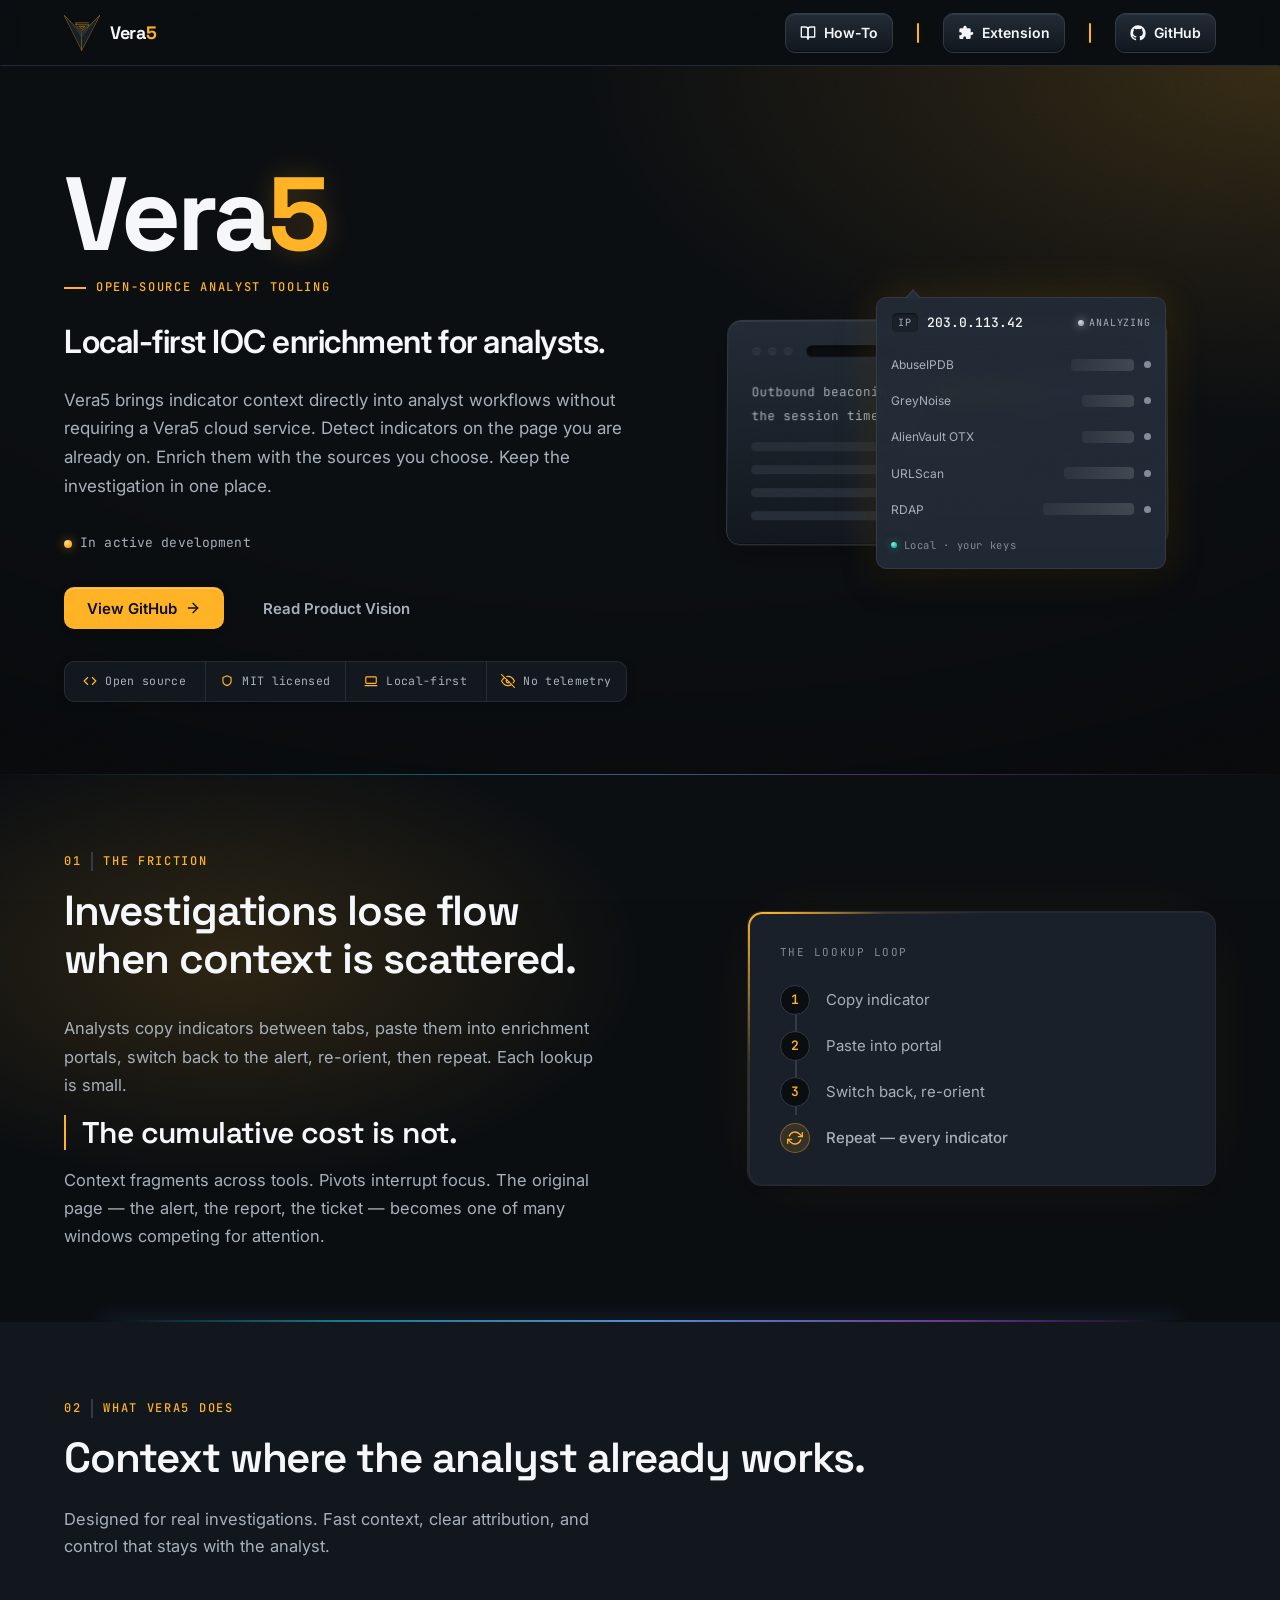
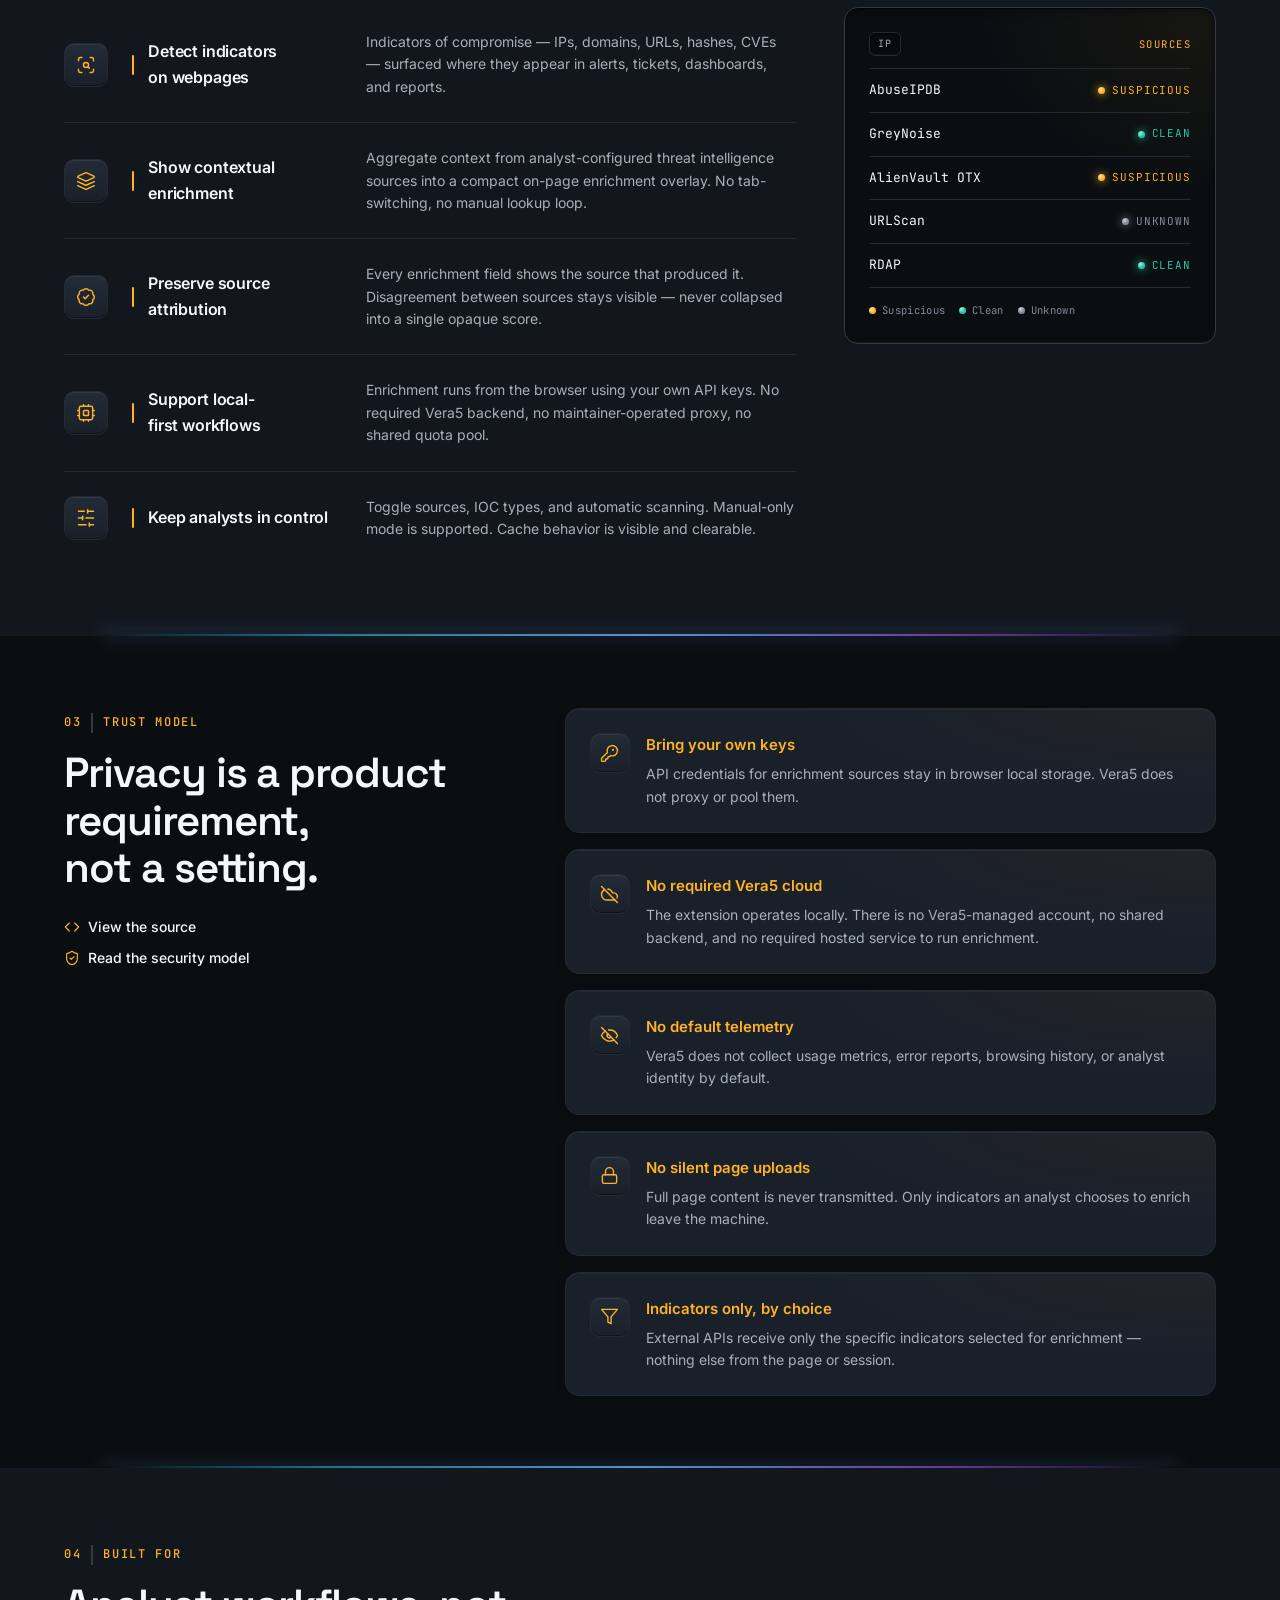
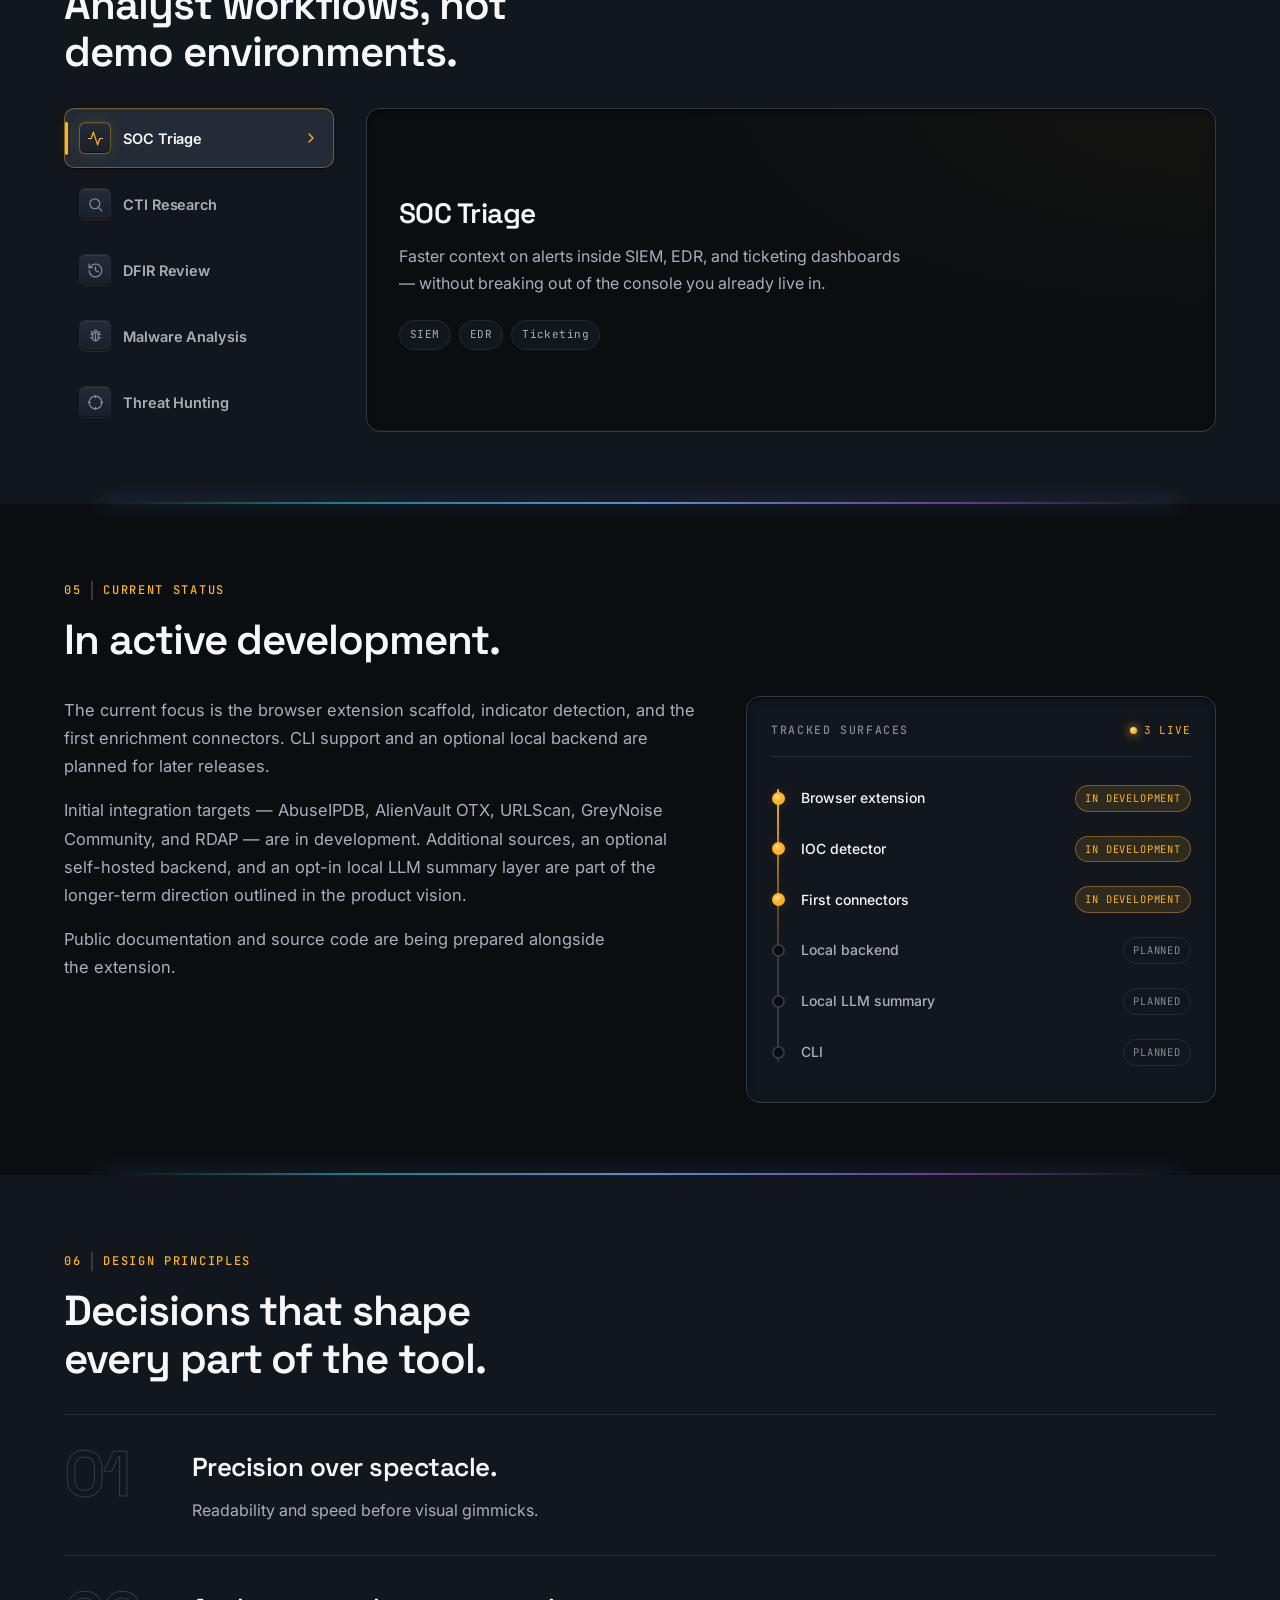
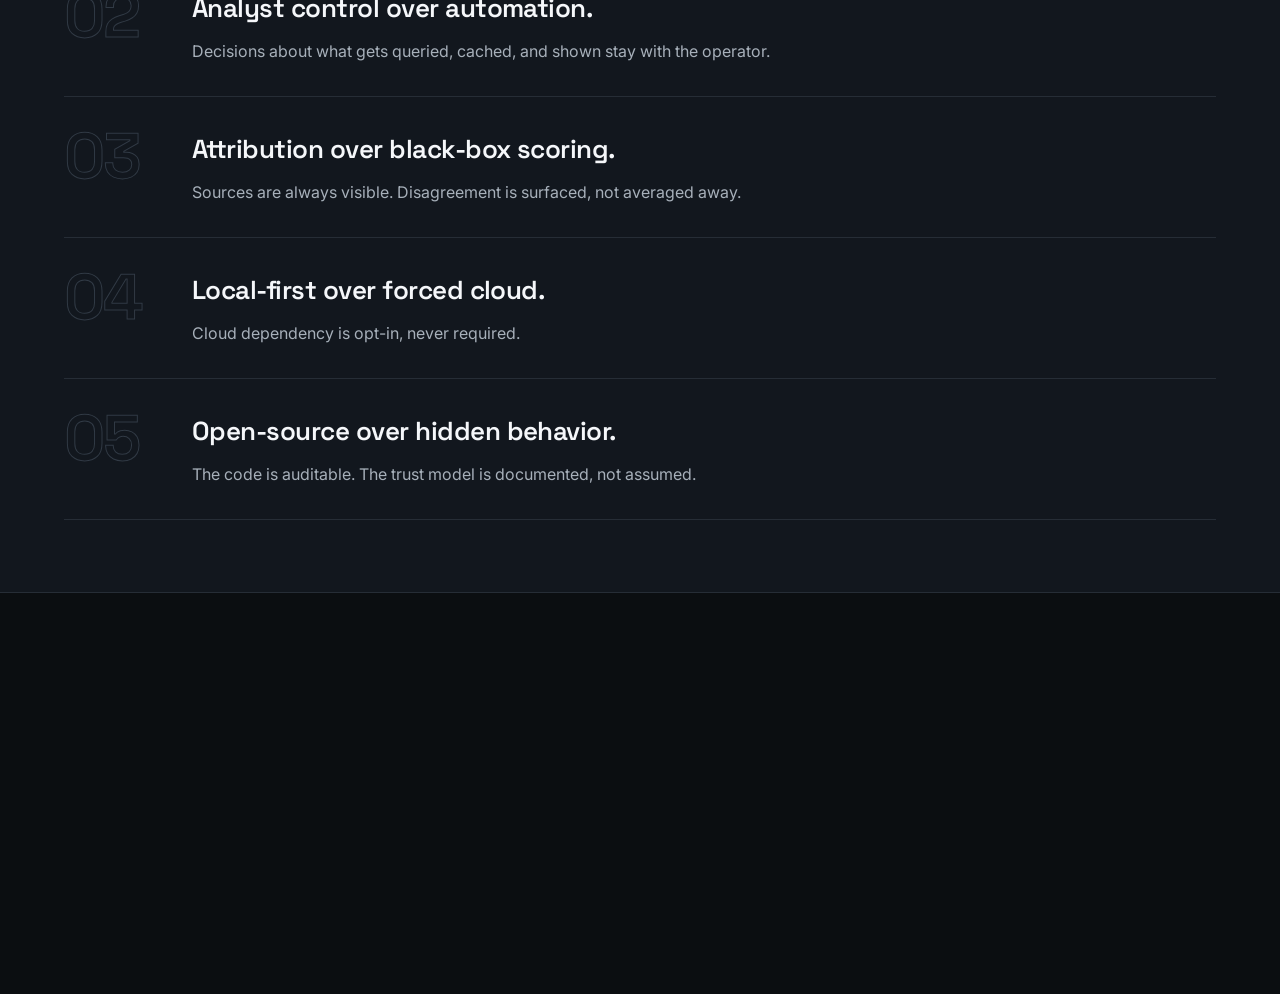
<file: frontend/index.html>
<!DOCTYPE html>
<html lang="en">
<head>
<meta charset="UTF-8">
<meta name="viewport" content="width=device-width, initial-scale=1">
<title>Vera5 &mdash; Local-first IOC enrichment for analysts</title>
<meta name="description" content="Vera5 is an open-source, local-first IOC enrichment tool for SOC analysts, CTI researchers, DFIR operators, malware analysts, and threat hunters. Currently in active development.">
<meta name="theme-color" content="#0B0E11">
<meta name="color-scheme" content="dark">
<link rel="canonical" href="https://vera5.io/">

<meta property="og:title" content="Vera5 — Local-first IOC enrichment for analysts">
<meta property="og:description" content="Open-source browser-based IOC enrichment. Local-first. Bring your own keys. No required Vera5 cloud service.">
<meta property="og:type" content="website">
<meta property="og:url" content="https://vera5.io/">
<meta property="og:site_name" content="Vera5">
<meta property="og:locale" content="en_US">
<meta property="og:image" content="https://vera5.io/assets/og-cover.png">
<meta property="og:image:type" content="image/png">
<meta property="og:image:width" content="1200">
<meta property="og:image:height" content="630">
<meta property="og:image:alt" content="Vera5 — local-first IOC enrichment. An on-page enrichment overlay showing the IP 203.0.113.42 enriched across AbuseIPDB, GreyNoise, AlienVault OTX, and RDAP.">

<meta name="twitter:card" content="summary_large_image">
<meta name="twitter:title" content="Vera5 — Local-first IOC enrichment for analysts">
<meta name="twitter:description" content="Open-source browser-based IOC enrichment. Local-first. Bring your own keys. No required Vera5 cloud service.">
<meta name="twitter:image" content="https://vera5.io/assets/og-cover.png">

<link rel="preconnect" href="https://fonts.googleapis.com">
<link rel="preconnect" href="https://fonts.gstatic.com" crossorigin>
<link rel="stylesheet" href="https://fonts.googleapis.com/css2?family=Inter:wght@400;500;600;700&family=JetBrains+Mono:wght@400;500;600&family=Space+Grotesk:wght@500;600;700&display=swap">

<link rel="icon" type="image/svg+xml" href="assets/logo.svg">
<link rel="icon" type="image/png" href="assets/logo.png">
<link rel="apple-touch-icon" href="assets/logo.png">

<link rel="stylesheet" href="styles.css">

<script type="application/ld+json">
{
  "@context": "https://schema.org",
  "@type": "SoftwareApplication",
  "name": "Vera5",
  "url": "https://vera5.io/",
  "applicationCategory": "SecurityApplication",
  "operatingSystem": "Web browser",
  "description": "Open-source, local-first IOC enrichment for analysts. Detect indicators on the page you are on and enrich them with the sources you choose — no required Vera5 cloud service.",
  "license": "https://opensource.org/licenses/MIT",
  "isAccessibleForFree": true,
  "offers": { "@type": "Offer", "price": "0", "priceCurrency": "USD" },
  "author": { "@type": "Organization", "name": "Vera5", "url": "https://vera5.io/" },
  "codeRepository": "https://github.com/0xCBradford/Vera5"
}
</script>
</head>
<body>

<a class="skip-link" href="#main">Skip to content</a>
<div class="scroll-progress" aria-hidden="true"></div>

<header class="site-header">
  <div class="container nav-container">
    <a class="brand" href="#" aria-label="Vera5 home">
      <img class="brand-logo" src="assets/logo-mark.svg" alt="" width="36" height="36">
      <span class="brand-mark">Vera<span class="brand-5">5</span></span>
    </a>
    <nav class="primary-nav" aria-label="Primary">
      <a class="nav-github" href="/how-to" aria-label="How to use Vera5">
        <svg viewBox="0 0 24 24" fill="none" stroke="currentColor" stroke-width="2" stroke-linecap="round" stroke-linejoin="round" aria-hidden="true" focusable="false"><path d="M2 3h6a4 4 0 0 1 4 4v14a3 3 0 0 0-3-3H2z"/><path d="M22 3h-6a4 4 0 0 0-4 4v14a3 3 0 0 1 3-3h7z"/></svg>
        <span>How-To</span>
      </a>
      <span class="nav-divider" aria-hidden="true"></span>
      <a class="nav-github" href="https://github.com/0xCBradford/Vera5/releases" rel="noopener" aria-label="Get the Vera5 browser extension">
        <svg viewBox="0 0 24 24" fill="currentColor" aria-hidden="true" focusable="false"><path d="M20.5 11H19V7a2 2 0 0 0-2-2h-4V3.5a2.5 2.5 0 0 0-5 0V5H4a2 2 0 0 0-2 2v3.8h1.5a2.2 2.2 0 1 1 0 4.4H2V19a2 2 0 0 0 2 2h3.8v-1.5a2.2 2.2 0 1 1 4.4 0V21H17a2 2 0 0 0 2-2v-4h1.5a2.5 2.5 0 0 0 0-5z"/></svg>
        <span>Extension</span>
      </a>
      <span class="nav-divider" aria-hidden="true"></span>
      <a class="nav-github" href="https://github.com/0xCBradford/Vera5" rel="noopener" aria-label="Vera5 on GitHub">
        <svg viewBox="0 0 24 24" fill="currentColor" aria-hidden="true" focusable="false"><path d="M12 .5A11.5 11.5 0 0 0 .5 12a11.5 11.5 0 0 0 7.86 10.92c.575.106.785-.25.785-.555 0-.274-.01-1-.015-1.965-3.197.695-3.872-1.54-3.872-1.54-.523-1.33-1.277-1.685-1.277-1.685-1.043-.713.08-.698.08-.698 1.153.08 1.76 1.184 1.76 1.184 1.026 1.758 2.692 1.25 3.348.955.104-.743.401-1.25.73-1.538-2.553-.29-5.236-1.276-5.236-5.68 0-1.255.448-2.28 1.183-3.085-.119-.29-.513-1.46.112-3.043 0 0 .965-.31 3.165 1.178a10.98 10.98 0 0 1 2.88-.388c.977.004 1.96.132 2.88.388 2.198-1.488 3.162-1.178 3.162-1.178.626 1.583.232 2.753.114 3.043.737.805 1.18 1.83 1.18 3.085 0 4.415-2.687 5.386-5.249 5.67.413.355.78 1.057.78 2.13 0 1.538-.014 2.778-.014 3.156 0 .308.207.667.79.554A11.5 11.5 0 0 0 23.5 12 11.5 11.5 0 0 0 12 .5Z"/></svg>
        <span>GitHub</span>
      </a>
    </nav>
  </div>
</header>

<main id="main">

  <section class="hero">
    <div class="container hero-container">
      <div class="hero-copy">
        <h1 class="hero-title">Vera<span class="hero-title-mark">5</span></h1>
        <p class="hero-eyebrow"><span class="hero-eyebrow-tick" aria-hidden="true"></span>Open-source analyst tooling</p>
        <p class="hero-tagline">Local-first IOC enrichment for analysts.</p>
        <p class="hero-description">
          Vera5 brings indicator context directly into analyst workflows without requiring a Vera5 cloud service. Detect indicators on the page you are already on. Enrich them with the sources you choose. Keep the investigation in one place.
        </p>
        <p class="status-line">
          <span class="status-dot" aria-hidden="true"></span>
          In active development
        </p>
        <div class="hero-actions">
          <a class="btn btn-primary" href="https://github.com/0xCBradford/Vera5" rel="noopener">
            View GitHub
            <svg viewBox="0 0 24 24" fill="none" stroke="currentColor" stroke-width="2" stroke-linecap="round" stroke-linejoin="round" aria-hidden="true" focusable="false"><line x1="5" y1="12" x2="19" y2="12"/><polyline points="12 5 19 12 12 19"/></svg>
          </a>
          <a class="btn btn-secondary" href="/product-vision">Read Product Vision</a>
        </div>
        <ul class="hero-creds" aria-label="Project facts">
          <li><span class="cred-ico" aria-hidden="true"><svg viewBox="0 0 24 24" fill="none" stroke="currentColor" stroke-width="2" stroke-linecap="round" stroke-linejoin="round"><polyline points="16 18 22 12 16 6"/><polyline points="8 6 2 12 8 18"/></svg></span>Open source</li>
          <li><span class="cred-ico" aria-hidden="true"><svg viewBox="0 0 24 24" fill="none" stroke="currentColor" stroke-width="2" stroke-linecap="round" stroke-linejoin="round"><path d="M12 3l7 3v6c0 4.2-3 6.6-7 8-4-1.4-7-3.8-7-8V6z"/></svg></span>MIT licensed</li>
          <li><span class="cred-ico" aria-hidden="true"><svg viewBox="0 0 24 24" fill="none" stroke="currentColor" stroke-width="2" stroke-linecap="round" stroke-linejoin="round"><rect x="3" y="5" width="18" height="11" rx="1.5"/><line x1="2" y1="20" x2="22" y2="20"/></svg></span>Local-first</li>
          <li><span class="cred-ico" aria-hidden="true"><svg viewBox="0 0 24 24" fill="none" stroke="currentColor" stroke-width="2" stroke-linecap="round" stroke-linejoin="round"><path d="M17.94 17.94A10.07 10.07 0 0 1 12 20c-7 0-11-8-11-8a18.45 18.45 0 0 1 5.06-5.94M9.9 4.24A9.12 9.12 0 0 1 12 4c7 0 11 8 11 8a18.5 18.5 0 0 1-2.16 3.19m-6.72-1.07a3 3 0 1 1-4.24-4.24"/><line x1="1" y1="1" x2="23" y2="23"/></svg></span>No telemetry</li>
        </ul>
      </div>

      <div class="hero-visual" aria-hidden="true">
        <div class="hv-stage">
          <div class="hv-page">
            <div class="hv-page-head">
              <span class="hv-dot"></span>
              <span class="hv-dot"></span>
              <span class="hv-dot"></span>
              <span class="hv-omnibox"></span>
            </div>
            <p class="hv-text">Outbound beaconing to <span class="hv-ioc">203.0.113.42<span class="hv-cursor"><svg viewBox="0 0 24 24" aria-hidden="true" focusable="false"><path d="M5 2.5l13.5 6.8-5.7 1.4-1.5 5.6z"/></svg></span></span> observed in the session timeline.</p>
            <div class="hv-line"></div>
            <div class="hv-line short"></div>
            <div class="hv-line"></div>
            <div class="hv-line shorter"></div>
          </div>
          <div class="hv-card">
            <div class="hv-card-head">
              <span class="hv-type">IP</span>
              <span class="hv-value">203.0.113.42</span>
              <span class="hv-verdict hv-verdict-amber">Suspicious</span>
            </div>
            <ul class="hv-sources">
              <li><span class="hv-src">AbuseIPDB</span><span class="hv-val">18% abuse</span><span class="hv-flag hv-amber"></span></li>
              <li><span class="hv-src">GreyNoise</span><span class="hv-val">Benign</span><span class="hv-flag hv-teal"></span></li>
              <li><span class="hv-src">AlienVault OTX</span><span class="hv-val">1 pulse</span><span class="hv-flag hv-amber"></span></li>
              <li><span class="hv-src">URLScan</span><span class="hv-val">No results</span><span class="hv-flag hv-muted"></span></li>
              <li><span class="hv-src">RDAP</span><span class="hv-val">IANA-reserved</span><span class="hv-flag hv-teal"></span></li>
            </ul>
            <div class="hv-card-foot">
              <span class="hv-foot-dot"></span>
              Local &middot; your keys
            </div>
          </div>
        </div>
      </div>
    </div>
  </section>

  <section class="section" id="problem">
    <div class="container">
      <div class="problem-layout">
        <div class="problem-copy">
          <p class="section-eyebrow" data-index="01">The friction</p>
          <h2 class="section-title">Investigations lose flow when context is scattered.</h2>
          <div class="section-body">
            <p>Analysts copy indicators between tabs, paste them into enrichment portals, switch back to the alert, re-orient, then repeat. Each lookup is small. <strong class="friction-punch">The cumulative cost is not.</strong></p>
            <p>Context fragments across tools. Pivots interrupt focus. The original page &mdash; the alert, the report, the ticket &mdash; becomes one of many windows competing for attention.</p>
          </div>
        </div>

        <div class="friction-visual" aria-hidden="true">
          <p class="floop-cap">The lookup loop</p>
          <ol class="floop">
            <li><span class="floop-num">1</span><span>Copy indicator</span></li>
            <li><span class="floop-num">2</span><span>Paste into portal</span></li>
            <li><span class="floop-num">3</span><span>Switch back, re-orient</span></li>
            <li class="floop-repeat">
              <span class="floop-num">
                <svg viewBox="0 0 24 24" fill="none" stroke="currentColor" stroke-width="2" stroke-linecap="round" stroke-linejoin="round"><polyline points="23 4 23 10 17 10"/><polyline points="1 20 1 14 7 14"/><path d="M3.51 9a9 9 0 0 1 14.85-3.36L23 10M1 14l4.64 4.36A9 9 0 0 0 20.49 15"/></svg>
              </span>
              <span>Repeat &mdash; every indicator</span>
            </li>
          </ol>
        </div>
      </div>
    </div>
  </section>

  <section class="section section-alt" id="product">
    <div class="container">
      <p class="section-eyebrow" data-index="02">What Vera5 does</p>
      <h2 class="section-title">Context where the analyst already works.</h2>
      <p class="product-lead">Designed for real investigations. Fast context, clear attribution, and control that stays with the analyst.</p>
      <div class="product-layout">
        <div class="feature-list">

          <div class="feature-row">
            <span class="feature-icon" aria-hidden="true">
              <svg viewBox="0 0 24 24" fill="none" stroke="currentColor" stroke-width="1.75" stroke-linecap="round" stroke-linejoin="round"><path d="M3 7V5a2 2 0 0 1 2-2h2"/><path d="M17 3h2a2 2 0 0 1 2 2v2"/><path d="M21 17v2a2 2 0 0 1-2 2h-2"/><path d="M7 21H5a2 2 0 0 1-2-2v-2"/><circle cx="12" cy="12" r="3"/><path d="m16 16-1.9-1.9"/></svg>
            </span>
            <h3 class="feature-name">Detect indicators on webpages</h3>
            <p class="feature-desc">Indicators of compromise &mdash; IPs, domains, URLs, hashes, CVEs &mdash; surfaced where they appear in alerts, tickets, dashboards, and reports.</p>
          </div>

          <div class="feature-row">
            <span class="feature-icon" aria-hidden="true">
              <svg viewBox="0 0 24 24" fill="none" stroke="currentColor" stroke-width="1.75" stroke-linecap="round" stroke-linejoin="round"><path d="m12.83 2.18a2 2 0 0 0-1.66 0L2.6 6.08a1 1 0 0 0 0 1.83l8.58 3.91a2 2 0 0 0 1.66 0l8.58-3.9a1 1 0 0 0 0-1.83Z"/><path d="m22 17.65-9.17 4.16a2 2 0 0 1-1.66 0L2 17.65"/><path d="m22 12.65-9.17 4.16a2 2 0 0 1-1.66 0L2 12.65"/></svg>
            </span>
            <h3 class="feature-name">Show contextual enrichment</h3>
            <p class="feature-desc">Aggregate context from analyst-configured threat intelligence sources into a compact on-page enrichment overlay. No tab-switching, no manual lookup loop.</p>
          </div>

          <div class="feature-row">
            <span class="feature-icon" aria-hidden="true">
              <svg viewBox="0 0 24 24" fill="none" stroke="currentColor" stroke-width="1.75" stroke-linecap="round" stroke-linejoin="round"><path d="M3.85 8.62a4 4 0 0 1 4.78-4.77 4 4 0 0 1 6.74 0 4 4 0 0 1 4.78 4.78 4 4 0 0 1 0 6.74 4 4 0 0 1-4.77 4.78 4 4 0 0 1-6.75 0 4 4 0 0 1-4.78-4.77 4 4 0 0 1 0-6.76Z"/><path d="m9 12 2 2 4-4"/></svg>
            </span>
            <h3 class="feature-name">Preserve source attribution</h3>
            <p class="feature-desc">Every enrichment field shows the source that produced it. Disagreement between sources stays visible &mdash; never collapsed into a single opaque score.</p>
          </div>

          <div class="feature-row">
            <span class="feature-icon" aria-hidden="true">
              <svg viewBox="0 0 24 24" fill="none" stroke="currentColor" stroke-width="1.75" stroke-linecap="round" stroke-linejoin="round"><rect width="16" height="16" x="4" y="4" rx="2"/><rect width="6" height="6" x="9" y="9" rx="1"/><path d="M15 2v2"/><path d="M15 20v2"/><path d="M2 15h2"/><path d="M2 9h2"/><path d="M20 15h2"/><path d="M20 9h2"/><path d="M9 2v2"/><path d="M9 20v2"/></svg>
            </span>
            <h3 class="feature-name">Support local-first workflows</h3>
            <p class="feature-desc">Enrichment runs from the browser using your own API keys. No required Vera5 backend, no maintainer-operated proxy, no shared quota pool.</p>
          </div>

          <div class="feature-row">
            <span class="feature-icon" aria-hidden="true">
              <svg viewBox="0 0 24 24" fill="none" stroke="currentColor" stroke-width="1.75" stroke-linecap="round" stroke-linejoin="round"><line x1="21" x2="14" y1="4" y2="4"/><line x1="10" x2="3" y1="4" y2="4"/><line x1="21" x2="12" y1="12" y2="12"/><line x1="8" x2="3" y1="12" y2="12"/><line x1="21" x2="16" y1="20" y2="20"/><line x1="12" x2="3" y1="20" y2="20"/><line x1="14" x2="14" y1="2" y2="6"/><line x1="8" x2="8" y1="10" y2="14"/><line x1="16" x2="16" y1="18" y2="22"/></svg>
            </span>
            <h3 class="feature-name">Keep analysts in control</h3>
            <p class="feature-desc">Toggle sources, IOC types, and automatic scanning. Manual-only mode is supported. Cache behavior is visible and clearable.</p>
          </div>

        </div>

        <aside class="product-panel" aria-hidden="true">
          <div class="pp-head">
            <span class="pp-type">IP</span>
            <span class="pp-sources-label">Sources</span>
          </div>
          <ul class="pp-rows">
            <li><span class="pp-src">AbuseIPDB</span><span class="pp-verdict amber"><span class="pp-dot"></span>Suspicious</span></li>
            <li><span class="pp-src">GreyNoise</span><span class="pp-verdict teal"><span class="pp-dot"></span>Clean</span></li>
            <li><span class="pp-src">AlienVault OTX</span><span class="pp-verdict amber"><span class="pp-dot"></span>Suspicious</span></li>
            <li><span class="pp-src">URLScan</span><span class="pp-verdict muted"><span class="pp-dot"></span>Unknown</span></li>
            <li><span class="pp-src">RDAP</span><span class="pp-verdict teal"><span class="pp-dot"></span>Clean</span></li>
          </ul>
          <div class="pp-legend">
            <span><span class="pp-dot amber"></span>Suspicious</span>
            <span><span class="pp-dot teal"></span>Clean</span>
            <span><span class="pp-dot muted"></span>Unknown</span>
          </div>
        </aside>
      </div>
    </div>
  </section>

  <section class="section" id="trust">
    <div class="container">
      <div class="trust-layout">
        <div class="trust-head">
          <p class="section-eyebrow" data-index="03">Trust model</p>
          <h2 class="section-title">Privacy is a product requirement, not a setting.</h2>
          <div class="trust-actions">
            <a class="trust-link" href="https://github.com/0xCBradford/Vera5" rel="noopener">
              <svg viewBox="0 0 24 24" fill="none" stroke="currentColor" stroke-width="1.75" stroke-linecap="round" stroke-linejoin="round" aria-hidden="true" focusable="false"><polyline points="16 18 22 12 16 6"/><polyline points="8 6 2 12 8 18"/></svg>
              View the source
            </a>
            <a class="trust-link" href="/security-model">
              <svg viewBox="0 0 24 24" fill="none" stroke="currentColor" stroke-width="1.75" stroke-linecap="round" stroke-linejoin="round" aria-hidden="true" focusable="false"><path d="M20 13c0 5-3.5 7.5-7.66 8.95a1 1 0 0 1-.67-.01C7.5 20.5 4 18 4 13V6a1 1 0 0 1 1-1c2 0 4.5-1.2 6.24-2.72a1.17 1.17 0 0 1 1.52 0C14.51 3.81 17 5 19 5a1 1 0 0 1 1 1z"/><path d="m9 12 2 2 4-4"/></svg>
              Read the security model
            </a>
          </div>
        </div>
        <ul class="trust-list">

          <li class="trust-item">
            <span class="trust-icon" aria-hidden="true">
              <svg viewBox="0 0 24 24" fill="none" stroke="currentColor" stroke-width="1.75" stroke-linecap="round" stroke-linejoin="round"><path d="M2.586 17.414A2 2 0 0 0 2 18.828V21a1 1 0 0 0 1 1h3a1 1 0 0 0 1-1v-1a1 1 0 0 1 1-1h1a1 1 0 0 0 1-1v-1a1 1 0 0 1 1-1h.172a2 2 0 0 0 1.414-.586l.814-.814a6.5 6.5 0 1 0-4-4z"/><circle cx="16.5" cy="7.5" r=".5" fill="currentColor"/></svg>
            </span>
            <div class="trust-content">
              <h3>Bring your own keys</h3>
              <p>API credentials for enrichment sources stay in browser local storage. Vera5 does not proxy or pool them.</p>
            </div>
          </li>

          <li class="trust-item">
            <span class="trust-icon" aria-hidden="true">
              <svg viewBox="0 0 24 24" fill="none" stroke="currentColor" stroke-width="1.75" stroke-linecap="round" stroke-linejoin="round"><path d="m2 2 20 20"/><path d="M5.782 5.782A7 7 0 0 0 9 19h8.5a4.5 4.5 0 0 0 1.307-.193"/><path d="M21.532 16.5A4.5 4.5 0 0 0 17.5 10h-1.79A7.008 7.008 0 0 0 10 5.07"/></svg>
            </span>
            <div class="trust-content">
              <h3>No required Vera5 cloud</h3>
              <p>The extension operates locally. There is no Vera5-managed account, no shared backend, and no required hosted service to run enrichment.</p>
            </div>
          </li>

          <li class="trust-item">
            <span class="trust-icon" aria-hidden="true">
              <svg viewBox="0 0 24 24" fill="none" stroke="currentColor" stroke-width="1.75" stroke-linecap="round" stroke-linejoin="round"><path d="M10.733 5.076a10.744 10.744 0 0 1 11.205 6.575 1 1 0 0 1 0 .696 10.747 10.747 0 0 1-1.444 2.49"/><path d="M14.084 14.158a3 3 0 0 1-4.242-4.242"/><path d="M17.479 17.499a10.75 10.75 0 0 1-15.417-5.151 1 1 0 0 1 0-.696 10.75 10.75 0 0 1 4.446-5.143"/><path d="m2 2 20 20"/></svg>
            </span>
            <div class="trust-content">
              <h3>No default telemetry</h3>
              <p>Vera5 does not collect usage metrics, error reports, browsing history, or analyst identity by default.</p>
            </div>
          </li>

          <li class="trust-item">
            <span class="trust-icon" aria-hidden="true">
              <svg viewBox="0 0 24 24" fill="none" stroke="currentColor" stroke-width="1.75" stroke-linecap="round" stroke-linejoin="round"><rect width="18" height="11" x="3" y="11" rx="2" ry="2"/><path d="M7 11V7a5 5 0 0 1 10 0v4"/></svg>
            </span>
            <div class="trust-content">
              <h3>No silent page uploads</h3>
              <p>Full page content is never transmitted. Only indicators an analyst chooses to enrich leave the machine.</p>
            </div>
          </li>

          <li class="trust-item">
            <span class="trust-icon" aria-hidden="true">
              <svg viewBox="0 0 24 24" fill="none" stroke="currentColor" stroke-width="1.75" stroke-linecap="round" stroke-linejoin="round"><polygon points="22 3 2 3 10 12.46 10 19 14 21 14 12.46 22 3"/></svg>
            </span>
            <div class="trust-content">
              <h3>Indicators only, by choice</h3>
              <p>External APIs receive only the specific indicators selected for enrichment &mdash; nothing else from the page or session.</p>
            </div>
          </li>

        </ul>
      </div>
    </div>
  </section>

  <section class="section section-alt" id="audience">
    <div class="container">
      <p class="section-eyebrow" data-index="04">Built for</p>
      <h2 class="section-title">Analyst workflows, not demo environments.</h2>
      <div class="workflows">
        <div class="wf-nav" role="radiogroup" aria-label="Analyst workflows">
          <label class="wf-tab">
            <input type="radio" name="workflow" value="soc" checked>
            <span class="wf-ico" aria-hidden="true"><svg viewBox="0 0 24 24" fill="none" stroke="currentColor" stroke-width="1.75" stroke-linecap="round" stroke-linejoin="round"><path d="M22 12h-4l-3 9L9 3l-3 9H2"/></svg></span>
            <span class="wf-name">SOC Triage</span>
            <svg class="wf-chevron" viewBox="0 0 24 24" fill="none" stroke="currentColor" stroke-width="2" stroke-linecap="round" stroke-linejoin="round" aria-hidden="true"><polyline points="9 18 15 12 9 6"/></svg>
          </label>
          <label class="wf-tab">
            <input type="radio" name="workflow" value="cti">
            <span class="wf-ico" aria-hidden="true"><svg viewBox="0 0 24 24" fill="none" stroke="currentColor" stroke-width="1.75" stroke-linecap="round" stroke-linejoin="round"><circle cx="11" cy="11" r="7"/><path d="m21 21-4.3-4.3"/></svg></span>
            <span class="wf-name">CTI Research</span>
            <svg class="wf-chevron" viewBox="0 0 24 24" fill="none" stroke="currentColor" stroke-width="2" stroke-linecap="round" stroke-linejoin="round" aria-hidden="true"><polyline points="9 18 15 12 9 6"/></svg>
          </label>
          <label class="wf-tab">
            <input type="radio" name="workflow" value="dfir">
            <span class="wf-ico" aria-hidden="true"><svg viewBox="0 0 24 24" fill="none" stroke="currentColor" stroke-width="1.75" stroke-linecap="round" stroke-linejoin="round"><path d="M3 12a9 9 0 1 0 3-6.7L3 8"/><path d="M3 3v5h5"/><path d="M12 7v5l4 2"/></svg></span>
            <span class="wf-name">DFIR Review</span>
            <svg class="wf-chevron" viewBox="0 0 24 24" fill="none" stroke="currentColor" stroke-width="2" stroke-linecap="round" stroke-linejoin="round" aria-hidden="true"><polyline points="9 18 15 12 9 6"/></svg>
          </label>
          <label class="wf-tab">
            <input type="radio" name="workflow" value="malware">
            <span class="wf-ico" aria-hidden="true"><svg viewBox="0 0 24 24" fill="none" stroke="currentColor" stroke-width="1.75" stroke-linecap="round" stroke-linejoin="round"><path d="M14 5a2 2 0 0 0-4 0"/><rect x="8" y="6" width="8" height="12" rx="4"/><path d="M12 7v11"/><path d="M5 9h3"/><path d="M16 9h3"/><path d="M5 14h3"/><path d="M16 14h3"/><path d="m6 5 2 2"/><path d="m18 5-2 2"/></svg></span>
            <span class="wf-name">Malware Analysis</span>
            <svg class="wf-chevron" viewBox="0 0 24 24" fill="none" stroke="currentColor" stroke-width="2" stroke-linecap="round" stroke-linejoin="round" aria-hidden="true"><polyline points="9 18 15 12 9 6"/></svg>
          </label>
          <label class="wf-tab">
            <input type="radio" name="workflow" value="hunt">
            <span class="wf-ico" aria-hidden="true"><svg viewBox="0 0 24 24" fill="none" stroke="currentColor" stroke-width="1.75" stroke-linecap="round" stroke-linejoin="round"><circle cx="12" cy="12" r="9"/><line x1="22" y1="12" x2="19" y2="12"/><line x1="5" y1="12" x2="2" y2="12"/><line x1="12" y1="5" x2="12" y2="2"/><line x1="12" y1="22" x2="12" y2="19"/></svg></span>
            <span class="wf-name">Threat Hunting</span>
            <svg class="wf-chevron" viewBox="0 0 24 24" fill="none" stroke="currentColor" stroke-width="2" stroke-linecap="round" stroke-linejoin="round" aria-hidden="true"><polyline points="9 18 15 12 9 6"/></svg>
          </label>
        </div>
        <div class="wf-panels">
          <article class="wf-panel" data-wf="soc">
            <h3 class="wf-panel-title">SOC Triage</h3>
            <p class="wf-panel-desc">Faster context on alerts inside SIEM, EDR, and ticketing dashboards &mdash; without breaking out of the console you already live in.</p>
            <ul class="wf-surfaces">
              <li>SIEM</li><li>EDR</li><li>Ticketing</li>
            </ul>
          </article>
          <article class="wf-panel" data-wf="cti">
            <h3 class="wf-panel-title">CTI Research</h3>
            <p class="wf-panel-desc">Inline pivots while reading threat reports, OSINT, and infrastructure write-ups, so indicators resolve in place as you read.</p>
            <ul class="wf-surfaces">
              <li>Threat reports</li><li>OSINT</li><li>Infra write-ups</li>
            </ul>
          </article>
          <article class="wf-panel" data-wf="dfir">
            <h3 class="wf-panel-title">DFIR Review</h3>
            <p class="wf-panel-desc">Enrichment for indicators in timelines, logs, CSV exports, and HTML reports during incident review and reconstruction.</p>
            <ul class="wf-surfaces">
              <li>Timelines</li><li>Logs</li><li>CSV</li><li>HTML reports</li>
            </ul>
          </article>
          <article class="wf-panel" data-wf="malware">
            <h3 class="wf-panel-title">Malware Analysis</h3>
            <p class="wf-panel-desc">Pivot extracted strings and infrastructure references without leaving the report &mdash; keeping the analysis and its context in one place.</p>
            <ul class="wf-surfaces">
              <li>Strings</li><li>Infra references</li><li>Reports</li>
            </ul>
          </article>
          <article class="wf-panel" data-wf="hunt">
            <h3 class="wf-panel-title">Threat Hunting</h3>
            <p class="wf-panel-desc">A lightweight context layer for investigative browsing and pivot work, surfacing what matters as hypotheses take shape.</p>
            <ul class="wf-surfaces">
              <li>Browsing</li><li>Pivots</li><li>Hypotheses</li>
            </ul>
          </article>
        </div>
      </div>
    </div>
  </section>

  <section class="section" id="status">
    <div class="container">
      <p class="section-eyebrow" data-index="05">Current status</p>
      <h2 class="section-title">In active development.</h2>
      <div class="status-grid">
        <div class="section-body">
          <p>The current focus is the browser extension scaffold, indicator detection, and the first enrichment connectors. CLI support and an optional local backend are planned for later releases.</p>
          <p>Initial integration targets &mdash; AbuseIPDB, AlienVault OTX, URLScan, GreyNoise Community, and RDAP &mdash; are in development. Additional sources, an optional self-hosted backend, and an opt-in local LLM summary layer are part of the longer-term direction outlined in the product vision.</p>
          <p>Public documentation and source code are being prepared alongside the extension.</p>
        </div>
        <aside class="status-panel" aria-label="Surface status">
          <div class="status-panel-head">
            <h3 class="status-panel-title">Tracked surfaces</h3>
            <span class="status-count"><span class="status-count-dot" aria-hidden="true"></span>3 live</span>
          </div>
          <ul class="status-track">
            <li class="status-item is-active">
              <span class="status-node" aria-hidden="true"></span>
              <span class="surface">Browser extension</span>
              <span class="state state-active">In development</span>
            </li>
            <li class="status-item is-active">
              <span class="status-node" aria-hidden="true"></span>
              <span class="surface">IOC detector</span>
              <span class="state state-active">In development</span>
            </li>
            <li class="status-item is-active">
              <span class="status-node" aria-hidden="true"></span>
              <span class="surface">First connectors</span>
              <span class="state state-active">In development</span>
            </li>
            <li class="status-item is-planned">
              <span class="status-node" aria-hidden="true"></span>
              <span class="surface">Local backend</span>
              <span class="state state-planned">Planned</span>
            </li>
            <li class="status-item is-planned">
              <span class="status-node" aria-hidden="true"></span>
              <span class="surface">Local LLM summary</span>
              <span class="state state-planned">Planned</span>
            </li>
            <li class="status-item is-planned">
              <span class="status-node" aria-hidden="true"></span>
              <span class="surface">CLI</span>
              <span class="state state-planned">Planned</span>
            </li>
          </ul>
        </aside>
      </div>
    </div>
  </section>

  <section class="section section-alt" id="principles">
    <div class="container">
      <p class="section-eyebrow" data-index="06">Design principles</p>
      <h2 class="section-title">Decisions that shape every part of the tool.</h2>
      <ol class="principles-list">
        <li class="principle">
          <span class="principle-num" aria-hidden="true">01</span>
          <div class="principle-body">
            <h3>Precision over spectacle.</h3>
            <p>Readability and speed before visual gimmicks.</p>
          </div>
        </li>
        <li class="principle">
          <span class="principle-num" aria-hidden="true">02</span>
          <div class="principle-body">
            <h3>Analyst control over automation.</h3>
            <p>Decisions about what gets queried, cached, and shown stay with the operator.</p>
          </div>
        </li>
        <li class="principle">
          <span class="principle-num" aria-hidden="true">03</span>
          <div class="principle-body">
            <h3>Attribution over black-box scoring.</h3>
            <p>Sources are always visible. Disagreement is surfaced, not averaged away.</p>
          </div>
        </li>
        <li class="principle">
          <span class="principle-num" aria-hidden="true">04</span>
          <div class="principle-body">
            <h3>Local-first over forced cloud.</h3>
            <p>Cloud dependency is opt-in, never required.</p>
          </div>
        </li>
        <li class="principle">
          <span class="principle-num" aria-hidden="true">05</span>
          <div class="principle-body">
            <h3>Open-source over hidden behavior.</h3>
            <p>The code is auditable. The trust model is documented, not assumed.</p>
          </div>
        </li>
      </ol>
    </div>
  </section>

</main>

<footer class="site-footer">
  <div class="container">
    <div class="footer-grid">
      <div class="footer-brand">
        <div class="footer-brand-row">
          <img class="footer-logo" src="assets/logo-mark.svg" alt="" width="56" height="56">
          <h3>Vera<span class="brand-5">5</span></h3>
        </div>
        <p>Open-source analyst tooling for IOC enrichment.</p>
      </div>
      <div class="footer-col">
        <h4>Project</h4>
        <ul>
          <li><a href="https://github.com/0xCBradford/Vera5" rel="noopener">GitHub</a></li>
        </ul>
      </div>
      <div class="footer-col">
        <h4>Docs</h4>
        <ul>
          <li><a href="/how-to">How-To</a></li>
          <li><a href="/product-vision">Product Vision</a></li>
          <li><a href="/security-model">Security Model</a></li>
        </ul>
      </div>
      <div class="footer-col">
        <h4>Site</h4>
        <ul>
          <li><a href="#product">Tool</a></li>
          <li><a href="#principles">Principles</a></li>
          <li><a href="#status">Status</a></li>
        </ul>
      </div>
      <div class="footer-col">
        <h4>Legal</h4>
        <ul>
          <li><a href="/privacy">Privacy Policy</a></li>
          <li><a href="/terms">Terms of Service</a></li>
          <li><a href="/security-privacy">Security &amp; Privacy</a></li>
          <li><a href="/third-party-services">Third-Party Services Disclosure</a></li>
          <li><a href="/cookies">Cookie Policy</a></li>
        </ul>
      </div>
    </div>
    <div class="footer-bottom">
      <span>vera5.io</span>
      <span>Open source &middot; MIT</span>
    </div>
  </div>
</footer>

<script src="main.js" defer></script>
</body>
</html>
</file>
<file: frontend/styles.css>
/* ============================================================
   Vera5 — design tokens
   ============================================================ */

:root {
  /* Brand primitives (source of truth — Domain-Assets) */
  --void-black: #0B0E11;
  --graphite: #13171C;
  --dark-slate: #1A2027;

  --electric-amber: #FFB224;
  --signal-red: #FF4D5A;
  --terminal-teal: #22C7A9;
  --deep-violet: #8B5CF6;

  /* Signature accent — refined operational gold */
  --accent: #FFB224;
  --accent-hover: #FFC24D;
  --accent-weak: rgba(255, 178, 36, 0.12);
  --accent-glow: rgba(255, 178, 36, 0.14);

  /* Semantic status (teal/violet reserved — not decorative) */
  --status-connected: var(--terminal-teal);
  --status-advanced: var(--deep-violet);

  /* Layered surface scale */
  --surface-page: #0B0E11;
  --surface-1: #12171E;
  --surface-2: #19202A;
  --surface-raised: #222B36;

  /* Text */
  --text-primary: #F5F7FA;
  --text-secondary: #A7B0BA;
  --text-low: #828B98;

  /* Borders */
  --border-soft: #262D36;
  --border-hard: #313A45;
  --border-hairline: #232A33;
  --border-strong: #313A45;
  --border-accent: rgba(255, 178, 36, 0.38);

  /* Typography — display (Space Grotesk) / body (Inter) / mono (JetBrains) */
  --font-ui: "Inter", system-ui, -apple-system, "Segoe UI", Roboto, sans-serif;
  --font-hero: "Space Grotesk", "Inter", system-ui, sans-serif;
  --font-display: "Space Grotesk", "Inter", system-ui, sans-serif;
  --font-mono: "JetBrains Mono", ui-monospace, "SFMono-Regular", Consolas, monospace;

  /* Spacing — 8px scale */
  --s-xs: 4px;
  --s-sm: 8px;
  --s-md: 16px;
  --s-lg: 24px;
  --s-xl: 32px;
  --s-2xl: 48px;
  --s-section: 72px;
  --s-hero: 96px;

  /* Radii */
  --r-sm: 6px;
  --r-md: 10px;
  --r-lg: 14px;

  /* Shadows */
  --shadow-low: 0 2px 8px rgba(0, 0, 0, 0.18);
  --shadow-med: 0 6px 18px rgba(0, 0, 0, 0.28);
  --shadow-high: 0 12px 32px rgba(0, 0, 0, 0.35);

  /* Surface depth — inner top highlight on raised surfaces */
  --highlight-top: inset 0 1px 0 rgba(245, 247, 250, 0.045);

  /* Product-chrome depth — physical bevels for mock-UI surfaces ONLY.
     Recessed = sunk display; raised = extruded control face.
     Content/editorial layers stay flat and never use these. */
  --bezel-edge: inset 0 1px 0 rgba(245, 247, 250, 0.07), inset 0 -1px 0 rgba(0, 0, 0, 0.4);
  --chrome-recessed:
    inset 0 2px 7px rgba(0, 0, 0, 0.5),
    inset 0 1px 0 rgba(0, 0, 0, 0.55),
    inset 0 -1px 0 rgba(245, 247, 250, 0.05);
  --chrome-raised: var(--highlight-top), 0 1px 0 rgba(0, 0, 0, 0.5), var(--shadow-low);
  /* LED — lens sheen overlaid on the indicator color; socket for unlit ports */
  --led-sheen: radial-gradient(circle at 35% 30%, rgba(255, 255, 255, 0.6), rgba(255, 255, 255, 0) 55%);
  --led-socket: inset 0 1px 2px rgba(0, 0, 0, 0.65), inset 0 0 0 1px rgba(0, 0, 0, 0.3);

  /* Film grain — kills banding on dark surfaces */
  --grain: url("data:image/svg+xml,%3Csvg xmlns='http://www.w3.org/2000/svg' width='140' height='140'%3E%3Cfilter id='n'%3E%3CfeTurbulence type='fractalNoise' baseFrequency='0.85' numOctaves='2' stitchTiles='stitch'/%3E%3C/filter%3E%3Crect width='100%25' height='100%25' filter='url(%23n)'/%3E%3C/svg%3E");

  /* Motion */
  --t-hover: 140ms;
  --t-card: 200ms;
  --t-pulse: 2.6s;
  --t-ambient: 6s;
  --ease-out: cubic-bezier(0.16, 1, 0.3, 1);

  /* Accent glow scale — keeps every hover/active glow on one intensity ramp */
  --glow-sm: 0 0 16px var(--accent-glow);
  --glow-md: 0 0 26px rgba(255, 178, 36, 0.28);

  /* Layout */
  --content-max: 1200px;
  --nav-inset: 22px;
}

/* ============================================================
   Base
   ============================================================ */

*,
*::before,
*::after { box-sizing: border-box; }

html {
  scroll-behavior: smooth;
  scroll-padding-top: 80px;
  -webkit-text-size-adjust: 100%;
}

/* Cross-document View Transitions — smooth same-origin page cross-fade.
   Ignored where unsupported; disabled under reduced motion. */
@view-transition { navigation: auto; }
@media (prefers-reduced-motion: reduce) {
  @view-transition { navigation: none; }
}

body {
  margin: 0;
  background: var(--surface-page);
  color: var(--text-primary);
  font-family: var(--font-ui);
  font-size: 16px;
  line-height: 1.6;
  -webkit-font-smoothing: antialiased;
  -moz-osx-font-smoothing: grayscale;
  text-rendering: optimizeLegibility;
}

/* Modern text shaping — balanced headlines, no orphans in body copy.
   Progressive enhancement: ignored where unsupported. */
h1, h2, h3, .hero-tagline { text-wrap: balance; }
p { text-wrap: pretty; }

/* Site-wide film grain */
body::after {
  content: "";
  position: fixed;
  inset: 0;
  z-index: 2;
  pointer-events: none;
  background-image: var(--grain);
  background-size: 140px 140px;
  opacity: 0.038;
  mix-blend-mode: overlay;
}

@media (prefers-reduced-motion: reduce) {
  *,
  *::before,
  *::after {
    animation-duration: 0.01ms !important;
    transition-duration: 0.01ms !important;
    scroll-behavior: auto !important;
  }
}

a {
  color: inherit;
  text-decoration: none;
  transition: color var(--t-hover) var(--ease-out);
}

img,
svg { display: block; max-width: 100%; }

h1, h2, h3, h4 {
  color: var(--text-primary);
  margin: 0;
}

p { margin: 0; }

ul, ol, dl { margin: 0; padding: 0; }

/* ============================================================
   Layout
   ============================================================ */

.container {
  width: 100%;
  max-width: var(--content-max);
  margin: 0 auto;
  padding: 0 var(--s-lg);
}

/* ============================================================
   Accessibility
   ============================================================ */

.skip-link {
  position: absolute;
  top: -100px;
  left: var(--s-md);
  background: var(--accent);
  color: var(--void-black);
  padding: var(--s-sm) var(--s-md);
  border-radius: var(--r-sm);
  font-weight: 600;
  z-index: 100;
}
.skip-link:focus {
  top: var(--s-md);
  outline: 2px solid var(--text-primary);
  outline-offset: 2px;
}

a:focus-visible,
button:focus-visible {
  outline: 2px solid var(--accent);
  outline-offset: 3px;
  border-radius: var(--r-sm);
}

/* ============================================================
   Header
   ============================================================ */

.site-header {
  position: sticky;
  top: 0;
  z-index: 50;
  background: rgba(11, 14, 17, 0.72);
  backdrop-filter: saturate(140%) blur(10px);
  -webkit-backdrop-filter: saturate(140%) blur(10px);
  border: 1px solid transparent;
  border-bottom-color: var(--border-hairline);
}

/* Scroll-progress line — pure CSS, scroll-driven (same pattern as header elevation).
   Falls back to invisible (scaleX 0) where scroll-timeline isn't supported. */
.scroll-progress {
  position: fixed;
  top: 0;
  left: 0;
  right: 0;
  height: 2px;
  z-index: 60;
  transform: scaleX(0);
  transform-origin: 0 50%;
  background: linear-gradient(90deg, var(--accent), var(--accent-hover));
  box-shadow: 0 0 10px var(--accent-glow);
  pointer-events: none;
}
@media (prefers-reduced-motion: no-preference) {
  @supports (animation-timeline: scroll()) {
    .scroll-progress {
      animation: scroll-progress-grow linear both;
      animation-timeline: scroll(root);
    }
  }
}
@keyframes scroll-progress-grow {
  from { transform: scaleX(0); }
  to { transform: scaleX(1); }
}

/* Scroll-aware header: a floating curved pill at the top that expands into a
   full-width bar on scroll. Script-free (same animation-timeline pattern used
   for reveals/progress). Falls back to the static full-width bar where
   scroll-timeline is unsupported or reduced motion is requested. */
@media (prefers-reduced-motion: no-preference) {
  @supports (animation-timeline: scroll()) {
    .site-header {
      animation: header-elevate linear both;
      animation-timeline: scroll(root);
      animation-range: 0 96px;
    }
    @keyframes header-elevate {
      from {
        max-width: min(1040px, 100% - 2 * var(--nav-inset));
        margin: 12px auto 0;
        border-radius: 18px;
        border-color: rgba(255, 178, 36, 0.22);
        background: rgba(16, 20, 26, 0.8);
        box-shadow:
          var(--highlight-top),
          0 12px 30px -12px rgba(0, 0, 0, 0.55),
          0 0 22px -4px var(--accent-glow);
      }
      to {
        max-width: 100%;
        margin: 0 auto;
        border-radius: 0;
        border-color: transparent;
        border-bottom-color: var(--border-hard);
        background: rgba(11, 14, 17, 0.92);
        box-shadow: var(--shadow-med);
      }
    }
  }
}

.nav-container {
  display: flex;
  align-items: center;
  justify-content: space-between;
  gap: var(--s-lg);
  padding-top: 12px;
  padding-bottom: 12px;
}

.brand {
  font-family: var(--font-hero);
  font-weight: 700;
  font-size: 18px;
  letter-spacing: -0.02em;
  color: var(--text-primary);
  display: inline-flex;
  align-items: center;
  gap: 10px;
}
.brand-logo {
  width: 36px;
  height: 36px;
  flex-shrink: 0;
}
.brand-5 { color: var(--accent); }

.primary-nav {
  display: flex;
  align-items: center;
  gap: var(--s-lg);
  font-size: 14px;
  font-weight: 500;
}
.nav-divider {
  width: 2px;
  height: 20px;
  border-radius: 1px;
  background: var(--accent);
  box-shadow: 0 0 8px var(--accent-glow);
  flex-shrink: 0;
}

.nav-github {
  display: inline-flex;
  align-items: center;
  gap: 8px;
  padding: 8px 14px;
  border-radius: var(--r-md);
  border: 1px solid var(--border-hard);
  background: linear-gradient(180deg, var(--surface-raised), var(--surface-1));
  color: var(--text-primary);
  font-weight: 600;
  box-shadow: var(--bezel-edge);
  transition:
    border-color var(--t-hover) var(--ease-out),
    background var(--t-hover) var(--ease-out),
    box-shadow var(--t-hover) var(--ease-out),
    transform var(--t-hover) var(--ease-out);
}
.nav-github svg {
  width: 16px;
  height: 16px;
  flex-shrink: 0;
}
.nav-github:hover {
  border-color: var(--border-accent);
  box-shadow: var(--bezel-edge), var(--glow-sm);
  transform: translateY(-1px);
}

/* ============================================================
   Hero
   ============================================================ */

.hero {
  position: relative;
  padding: var(--s-hero) 0 var(--s-section);
  overflow: hidden;
  background:
    radial-gradient(125% 120% at 50% 16%, transparent 46%, rgba(0, 0, 0, 0.5)),
    var(--surface-page);
  border-bottom: 1px solid transparent;
  border-image: linear-gradient(
    90deg,
    transparent,
    rgba(34, 211, 238, 0.35) 30%,
    rgba(96, 165, 250, 0.5) 50%,
    rgba(168, 85, 247, 0.38) 70%,
    transparent
  ) 1;
}
.hero::after {
  content: "";
  position: absolute;
  inset: 0;
  pointer-events: none;
  background: radial-gradient(
    78% 72% at 100% 0%,
    rgba(255, 178, 36, 0.18) 0%,
    rgba(255, 178, 36, 0.07) 38%,
    transparent 70%
  );
  animation: hero-glow-drift 20s var(--ease-out) infinite alternate;
}
.hero::before {
  content: "";
  position: absolute;
  inset: 0;
  background-image: radial-gradient(circle, rgba(245, 247, 250, 0.02) 1px, transparent 1px);
  background-size: 34px 34px;
  -webkit-mask-image: radial-gradient(120% 85% at 82% 0%, #000 8%, transparent 68%);
  mask-image: radial-gradient(120% 85% at 82% 0%, #000 8%, transparent 68%);
  pointer-events: none;
}
.hero-container {
  position: relative;
  z-index: 1;
  display: grid;
  grid-template-columns: 1.02fr 0.98fr;
  gap: var(--s-2xl);
  align-items: center;
}
.hero-copy { min-width: 0; }
.hero-eyebrow {
  display: flex;
  width: fit-content;
  align-items: center;
  gap: 10px;
  font-family: var(--font-mono);
  font-size: 12px;
  font-weight: 500;
  letter-spacing: 0.14em;
  text-transform: uppercase;
  color: var(--accent);
  margin: var(--s-sm) 0 var(--s-lg);
}
.hero-eyebrow-tick {
  width: 22px;
  height: 2px;
  background: var(--accent);
}
.hero-creds {
  list-style: none;
  display: grid;
  grid-template-columns: repeat(4, 1fr);
  gap: 1px;
  margin: var(--s-xl) 0 0;
  padding: 0;
  max-width: 600px;
  background: var(--border-hairline);
  border: 1px solid var(--border-hairline);
  border-radius: var(--r-md);
  overflow: hidden;
  box-shadow: var(--highlight-top), var(--shadow-low);
}
.hero-creds li {
  display: inline-flex;
  align-items: center;
  justify-content: center;
  gap: 8px;
  padding: 10px 8px;
  font-family: var(--font-mono);
  font-size: 11.5px;
  letter-spacing: 0.03em;
  color: var(--text-secondary);
  background: var(--surface-1);
  transition:
    background var(--t-hover) var(--ease-out),
    box-shadow var(--t-hover) var(--ease-out),
    color var(--t-hover) var(--ease-out);
}
.hero-creds li:hover {
  background: var(--surface-2);
  color: var(--text-primary);
  box-shadow: inset 0 1px 2px rgba(0, 0, 0, 0.45);
}
.cred-ico {
  display: inline-flex;
  flex: none;
  color: var(--accent);
}
.cred-ico svg { width: 14px; height: 14px; }
.hero-title {
  font-family: var(--font-hero);
  font-weight: 700;
  font-size: clamp(56px, 9vw, 104px);
  line-height: 1;
  letter-spacing: -0.04em;
  position: relative;
  display: inline-block;
  margin-bottom: var(--s-xs);
}
.hero-title-mark {
  color: var(--accent);
  text-shadow: 0 0 26px rgba(255, 178, 36, 0.22);
}
/* Occasional light "sheen" glint that sweeps across the wordmark.
   An overlay copy of the text, clipped to the glyphs, carries a moving
   highlight band. The two-tone Vera/5 underneath shows through unchanged. */
.hero-title::after {
  content: "Vera5";
  position: absolute;
  inset: 0;
  pointer-events: none;
  background: linear-gradient(
    110deg,
    transparent 28%,
    rgba(255, 240, 205, 0.92) 41%,
    rgba(255, 255, 255, 1) 50%,
    rgba(255, 240, 205, 0.92) 59%,
    transparent 72%
  );
  background-size: 200% 100%;
  background-position: 150% 0;
  -webkit-background-clip: text;
  background-clip: text;
  -webkit-text-fill-color: transparent;
  color: transparent;
  animation: wordmark-sheen 2.6s ease-in-out infinite;
}
@keyframes wordmark-sheen {
  /* slow glint sweep (~1.5s across the glyphs) then a brief rest, repeated often */
  0%   { background-position: 150% 0; }
  58%  { background-position: -50% 0; }
  100% { background-position: -50% 0; }
}
.hero-tagline {
  font-family: var(--font-ui);
  font-weight: 600;
  font-size: clamp(22px, 2.6vw, 32px);
  line-height: 1.25;
  letter-spacing: -0.015em;
  color: var(--text-primary);
  margin-top: var(--s-lg);
  max-width: 820px;
}
.hero-description {
  font-size: 17px;
  line-height: 1.7;
  color: var(--text-secondary);
  max-width: 560px;
  margin-top: var(--s-lg);
}
.status-line {
  font-family: var(--font-mono);
  font-size: 13px;
  color: var(--text-secondary);
  margin-top: var(--s-xl);
  display: inline-flex;
  align-items: center;
  gap: var(--s-sm);
  letter-spacing: 0.01em;
}
.status-dot {
  width: 8px;
  height: 8px;
  border-radius: 50%;
  background-color: var(--accent);
  background-image: var(--led-sheen);
  box-shadow: 0 0 10px rgba(255, 178, 36, 0.5);
  flex-shrink: 0;
  animation: status-pulse var(--t-pulse) var(--ease-out) infinite;
}
.hero-actions {
  margin-top: var(--s-xl);
  display: flex;
  align-items: center;
  gap: var(--s-md);
  flex-wrap: wrap;
}

/* ============================================================
   Hero product visual — Vera5 hover card over a report
   (illustrative UI; drop-in slot for a real screenshot/recording)
   ============================================================ */

.hero-visual {
  position: relative;
  display: flex;
  justify-content: center;
  align-items: center;
  min-height: 360px;
}
.hv-stage {
  position: relative;
  width: 100%;
  max-width: 440px;
  perspective: 1500px;
}
.hv-page {
  position: relative;
  display: flex;
  flex-direction: column;
  gap: 14px;
  padding: var(--s-lg);
  background: linear-gradient(180deg, var(--surface-raised), var(--surface-1));
  border: 1px solid var(--border-strong);
  border-radius: var(--r-lg);
  box-shadow: var(--bezel-edge), var(--shadow-high);
}
.hv-page-head {
  display: flex;
  align-items: center;
  gap: 7px;
  margin-bottom: var(--s-sm);
}
.hv-dot {
  width: 9px;
  height: 9px;
  border-radius: 50%;
  background: linear-gradient(180deg, var(--surface-raised), var(--border-strong));
  box-shadow: var(--bezel-edge);
  flex-shrink: 0;
}
.hv-omnibox {
  flex: 1;
  height: 14px;
  margin-left: 6px;
  border-radius: 999px;
  background: var(--surface-page);
  border: 1px solid var(--border-hairline);
  box-shadow: var(--chrome-recessed);
}
.hv-line {
  height: 9px;
  border-radius: 4px;
  background: var(--border-soft);
}
.hv-line.short { width: 64%; }
.hv-line.shorter { width: 42%; }
.hv-text {
  font-family: var(--font-mono);
  font-size: 12.5px;
  line-height: 1.9;
  color: var(--text-secondary);
}
.hv-ioc {
  position: relative;
  color: var(--accent);
  font-weight: 500;
  background: var(--accent-weak);
  border-bottom: 1px dashed rgba(255, 178, 36, 0.6);
  border-radius: 4px;
  padding: 1px 5px;
}
.hv-cursor {
  position: absolute;
  right: -11px;
  bottom: -13px;
  width: 18px;
  height: 18px;
  pointer-events: none;
}
.hv-cursor svg {
  width: 18px;
  height: 18px;
  fill: var(--text-primary);
  filter: drop-shadow(0 1px 2px rgba(0, 0, 0, 0.7));
}
.hv-card {
  position: absolute;
  right: 0;
  bottom: -24px;
  width: 290px;
  padding: 14px;
  background: rgba(34, 43, 54, 0.92);
  backdrop-filter: blur(10px) saturate(140%);
  -webkit-backdrop-filter: blur(10px) saturate(140%);
  border: 1px solid var(--border-strong);
  border-radius: var(--r-md);
  box-shadow: var(--shadow-high), 0 0 44px rgba(255, 178, 36, 0.06);
}
/* Tooltip tail — anchors the card back to the indicator above-left. */
.hv-card::before,
.hv-card::after {
  content: "";
  position: absolute;
  left: 28px;
  width: 0;
  height: 0;
  border-left: 8px solid transparent;
  border-right: 8px solid transparent;
}
.hv-card::before {
  top: -9px;
  border-bottom: 9px solid var(--border-strong);
}
.hv-card::after {
  top: -7px;
  border-bottom: 9px solid rgba(34, 43, 54, 0.92);
}
.hv-card-head {
  display: flex;
  align-items: center;
  gap: 8px;
  margin-bottom: 12px;
}
.hv-type {
  font-family: var(--font-mono);
  font-size: 10px;
  letter-spacing: 0.1em;
  text-transform: uppercase;
  color: var(--text-secondary);
  background: rgba(0, 0, 0, 0.22);
  border: 1px solid var(--border-hairline);
  border-radius: var(--r-sm);
  padding: 2px 6px;
  box-shadow: inset 0 1px 2px rgba(0, 0, 0, 0.55), inset 0 -1px 0 rgba(245, 247, 250, 0.05);
}
.hv-value {
  font-family: var(--font-mono);
  font-size: 13px;
  font-weight: 500;
  color: var(--text-primary);
}
.hv-verdict {
  margin-left: auto;
  display: inline-flex;
  align-items: center;
  gap: 5px;
  font-family: var(--font-mono);
  font-size: 10px;
  letter-spacing: 0.08em;
  text-transform: uppercase;
}
.hv-verdict::before {
  content: "";
  width: 6px;
  height: 6px;
  border-radius: 50%;
  background-color: currentColor;
  background-image: var(--led-sheen);
  box-shadow: 0 0 8px currentColor;
}
.hv-verdict-amber { color: var(--accent); }
.hv-sources {
  list-style: none;
  display: flex;
  flex-direction: column;
  border-top: 1px solid var(--border-hairline);
}
.hv-sources li {
  display: flex;
  align-items: center;
  gap: 10px;
  padding: 8px 0;
  border-bottom: 1px solid var(--border-hairline);
}
.hv-sources li:last-child { border-bottom: 0; }
.hv-src {
  font-size: 12px;
  color: var(--text-secondary);
  min-width: 94px;
}
.hv-val {
  margin-left: auto;
  font-family: var(--font-mono);
  font-size: 11.5px;
  color: var(--text-primary);
}
.hv-flag {
  width: 7px;
  height: 7px;
  border-radius: 50%;
  flex-shrink: 0;
  background-image: var(--led-sheen);
}
.hv-amber { background-color: var(--accent); }
.hv-teal { background-color: var(--status-connected); }
.hv-muted { background-color: var(--text-low); }
.hv-card-foot {
  display: flex;
  align-items: center;
  gap: 7px;
  margin-top: 10px;
  font-family: var(--font-mono);
  font-size: 10.5px;
  letter-spacing: 0.06em;
  color: var(--text-low);
}
.hv-foot-dot {
  width: 6px;
  height: 6px;
  border-radius: 50%;
  background-color: var(--status-connected);
  background-image: var(--led-sheen);
  box-shadow: 0 0 8px rgba(34, 199, 169, 0.5);
}

/* Hover card comes alive: gentle float + live status pulses */
@keyframes hv-float {
  0%, 100% { transform: translateY(0); }
  50% { transform: translateY(-6px); }
}
@keyframes status-pulse-teal {
  0% { box-shadow: 0 0 8px rgba(34, 199, 169, 0.6), 0 0 0 0 rgba(34, 199, 169, 0.35); }
  70% { box-shadow: 0 0 8px rgba(34, 199, 169, 0.6), 0 0 0 6px rgba(34, 199, 169, 0); }
  100% { box-shadow: 0 0 8px rgba(34, 199, 169, 0.6), 0 0 0 0 rgba(34, 199, 169, 0); }
}
@media (prefers-reduced-motion: no-preference) {
  /* Whisper of perspective — the report face sits back behind the card. */
  .hv-page { transform: rotateX(2.5deg) rotateY(-2.2deg); transform-origin: 50% 0%; }
  .hv-card { animation: hv-float var(--t-ambient) ease-in-out infinite; }
  .hv-verdict::before { animation: status-pulse var(--t-pulse) var(--ease-out) infinite; }
  .hv-foot-dot { animation: status-pulse-teal var(--t-pulse) var(--ease-out) infinite; }
}

/* Live "resolve" demo — states applied only by main.js, and only when
   the user has not requested reduced motion. Static markup is the
   fully-resolved state, so no-JS / reduced-motion users see the result. */
.hv-card { transition: box-shadow 0.4s var(--ease-out); }
.hv-card.is-scanning {
  box-shadow: var(--shadow-high), 0 0 44px rgba(255, 178, 36, 0.16);
}
.hv-val { transition: color 0.3s var(--ease-out); }
.hv-sources li.is-loading .hv-val {
  display: inline-block;
  min-width: 52px;
  height: 12px;
  border-radius: 4px;
  color: transparent;
  background: linear-gradient(
    90deg,
    rgba(255, 255, 255, 0.05),
    rgba(255, 255, 255, 0.14),
    rgba(255, 255, 255, 0.05)
  );
  background-size: 200% 100%;
  animation: hv-shimmer 1.1s linear infinite;
}
.hv-sources li.is-loading .hv-flag {
  background: var(--text-low);
  box-shadow: none;
  animation: hv-blink 1s ease-in-out infinite;
}
.hv-verdict.is-analyzing { color: var(--text-secondary); }
@keyframes hv-shimmer {
  from { background-position: 200% 0; }
  to { background-position: -200% 0; }
}
@keyframes hv-blink {
  0%, 100% { opacity: 0.35; }
  50% { opacity: 1; }
}

/* ============================================================
   Buttons
   ============================================================ */

.btn {
  display: inline-flex;
  align-items: center;
  gap: var(--s-sm);
  padding: 12px 22px;
  border-radius: var(--r-md);
  font-family: var(--font-ui);
  font-weight: 600;
  font-size: 15px;
  line-height: 1;
  border: 1px solid transparent;
  cursor: pointer;
  transition:
    background var(--t-hover) var(--ease-out),
    border-color var(--t-hover) var(--ease-out),
    box-shadow var(--t-hover) var(--ease-out),
    transform var(--t-hover) var(--ease-out),
    color var(--t-hover) var(--ease-out);
  transform: translate(var(--mag-x, 0px), calc(var(--mag-y, 0px) + var(--btn-lift, 0px)));
}
.btn svg {
  width: 16px;
  height: 16px;
}
.btn-primary {
  background: var(--accent);
  color: var(--void-black);
  box-shadow: 0 1px 0 rgba(255, 255, 255, 0.25) inset, var(--shadow-low);
}
.btn-primary:hover {
  background: var(--accent-hover);
  box-shadow: var(--glow-md);
  --btn-lift: -1px;
}
.btn-secondary {
  background: transparent;
  color: var(--text-secondary);
  border-color: transparent;
}
.btn-secondary:hover {
  color: var(--text-primary);
  background: var(--surface-2);
  border-color: var(--border-hairline);
  --btn-lift: -1px;
}

/* ============================================================
   Section primitives
   ============================================================ */

.section {
  padding: var(--s-section) 0;
  position: relative;
}
/* Branded gradient divider — decorative cyan/blue/purple glow line. */
.section:not(:last-child)::after {
  content: "";
  position: absolute;
  left: 50%;
  bottom: 0;
  transform: translateX(-50%);
  width: min(1080px, 88%);
  height: 2px;
  border-radius: 2px;
  pointer-events: none;
  background: linear-gradient(
    90deg,
    transparent 0%,
    rgba(34, 211, 238, 0.55) 22%,
    rgba(96, 165, 250, 0.85) 50%,
    rgba(168, 85, 247, 0.6) 78%,
    transparent 100%
  );
  box-shadow: 0 0 18px 1px rgba(96, 165, 250, 0.32);
}
.section-alt {
  background: var(--surface-1);
}

.section-eyebrow {
  font-family: var(--font-mono);
  font-size: 12px;
  font-weight: 500;
  letter-spacing: 0.14em;
  text-transform: uppercase;
  color: var(--accent);
  margin-bottom: var(--s-md);
  display: inline-flex;
  align-items: center;
  gap: 10px;
}
.section-eyebrow::before {
  content: attr(data-index);
  font-variant-numeric: tabular-nums;
  color: var(--accent);
  padding-right: 10px;
  border-right: 2px solid var(--border-strong);
}

.section-title {
  font-family: var(--font-display);
  font-weight: 600;
  font-size: clamp(30px, 3.8vw, 42px);
  line-height: 1.14;
  letter-spacing: -0.025em;
  margin-bottom: var(--s-xl);
  max-width: 820px;
}

.section-body {
  max-width: 720px;
  font-size: 16.5px;
  color: var(--text-secondary);
  line-height: 1.7;
}
.section-body p + p { margin-top: var(--s-md); }

/* ============================================================
   Product — feature list + sources panel
   ============================================================ */
.product-lead {
  font-size: 16.5px;
  color: var(--text-secondary);
  line-height: 1.6;
  max-width: 560px;
  margin: calc(-1 * var(--s-sm)) 0 var(--s-2xl);
}
.product-layout {
  display: grid;
  grid-template-columns: 1fr minmax(300px, 372px);
  gap: var(--s-2xl);
  align-items: start;
}
.feature-list {
  display: flex;
  flex-direction: column;
}
.feature-row {
  display: grid;
  grid-template-columns: 44px minmax(170px, 210px) 1fr;
  gap: var(--s-lg);
  align-items: center;
  padding: var(--s-lg) 0;
}
.feature-row + .feature-row { border-top: 1px solid var(--border-hairline); }
.feature-icon {
  display: inline-flex;
  align-items: center;
  justify-content: center;
  width: 44px;
  height: 44px;
  border-radius: var(--r-md);
  background: linear-gradient(180deg, var(--surface-raised), var(--surface-2));
  border: 1px solid var(--border-hairline);
  box-shadow: var(--bezel-edge);
  color: var(--accent);
}
.feature-icon svg { width: 20px; height: 20px; }
.feature-name {
  position: relative;
  padding-left: 16px;
  margin: 0;
  font-size: 16px;
  font-weight: 600;
  letter-spacing: -0.01em;
  color: var(--text-primary);
}
.feature-name::before {
  content: "";
  position: absolute;
  left: 0;
  top: 50%;
  transform: translateY(-50%);
  width: 2px;
  height: 20px;
  border-radius: 2px;
  background: var(--accent);
  box-shadow: 0 0 8px var(--accent-glow);
}
.feature-desc {
  margin: 0;
  font-size: 14px;
  line-height: 1.6;
  color: var(--text-secondary);
}
.product-panel {
  align-self: start;
  padding: var(--s-lg);
  background:
    radial-gradient(120% 100% at 100% 0%, rgba(255, 178, 36, 0.05), transparent 55%),
    var(--surface-page);
  border: 1px solid var(--border-strong);
  border-radius: var(--r-lg);
  box-shadow: var(--chrome-recessed);
}
.pp-head {
  display: flex;
  align-items: center;
  justify-content: space-between;
  padding-bottom: 12px;
  border-bottom: 1px solid var(--border-hairline);
}
.pp-type {
  font-family: var(--font-mono);
  font-size: 10px;
  letter-spacing: 0.1em;
  text-transform: uppercase;
  color: var(--text-secondary);
  background: rgba(0, 0, 0, 0.22);
  border: 1px solid var(--border-hairline);
  border-radius: var(--r-sm);
  padding: 3px 8px;
  box-shadow: inset 0 1px 2px rgba(0, 0, 0, 0.55), inset 0 -1px 0 rgba(245, 247, 250, 0.05);
}
.pp-sources-label {
  font-family: var(--font-mono);
  font-size: 10.5px;
  letter-spacing: 0.14em;
  text-transform: uppercase;
  color: var(--accent);
}
.pp-rows {
  list-style: none;
  margin: 0;
  padding: 0;
}
.pp-rows li {
  display: flex;
  align-items: center;
  justify-content: space-between;
  padding: 11px 0;
  border-bottom: 1px solid var(--border-hairline);
}
.pp-src {
  font-family: var(--font-mono);
  font-size: 13px;
  color: var(--text-primary);
}
.pp-verdict {
  display: inline-flex;
  align-items: center;
  gap: 7px;
  font-family: var(--font-mono);
  font-size: 11px;
  letter-spacing: 0.08em;
  text-transform: uppercase;
}
.pp-dot {
  width: 7px;
  height: 7px;
  border-radius: 50%;
  background-color: currentColor;
  background-image: var(--led-sheen);
  box-shadow: 0 0 8px currentColor;
}
.pp-verdict.amber { color: var(--accent); }
.pp-verdict.teal { color: var(--status-connected); }
.pp-verdict.muted { color: var(--text-low); }
.pp-legend {
  display: flex;
  flex-wrap: wrap;
  gap: 14px;
  padding-top: 14px;
}
.pp-legend span {
  display: inline-flex;
  align-items: center;
  gap: 6px;
  font-family: var(--font-mono);
  font-size: 10.5px;
  letter-spacing: 0.03em;
  color: var(--text-low);
}
.pp-legend .pp-dot { box-shadow: none; }
.pp-legend .amber { color: var(--accent); }
.pp-legend .teal { color: var(--status-connected); }
.pp-legend .muted { color: var(--text-low); }

/* ============================================================
   The friction — two-column with lookup-loop visual
   ============================================================ */

#problem {
  position: relative;
  overflow: hidden;
}
#problem::before {
  content: "";
  position: absolute;
  inset: 0;
  z-index: 0;
  pointer-events: none;
  background: radial-gradient(46% 58% at 18% 34%, var(--accent-glow), transparent 70%);
}

.problem-layout {
  position: relative;
  z-index: 1;
  display: grid;
  grid-template-columns: 1.15fr 0.85fr;
  gap: var(--s-2xl);
  align-items: center;
}
.problem-copy { min-width: 0; }
.problem-copy .section-title,
.problem-copy .section-body { max-width: 560px; }

/* The dagger sentence, pulled out of the paragraph */
.friction-punch {
  display: block;
  margin-top: var(--s-md);
  padding-left: var(--s-md);
  border-left: 2px solid var(--accent);
  font-family: var(--font-display);
  font-weight: 600;
  font-size: clamp(22px, 2.8vw, 30px);
  line-height: 1.18;
  letter-spacing: -0.02em;
  color: var(--text-primary);
}

.friction-visual {
  position: relative;
  isolation: isolate;
  background: var(--surface-2);
  border: 1px solid var(--border-hairline);
  border-radius: var(--r-lg);
  padding: var(--s-xl);
  box-shadow: var(--highlight-top), var(--shadow-low), 0 0 60px -24px var(--accent-glow);
}

/* Sweeping accent light around the panel edge — the loop, made ambient */
@property --loop-angle {
  syntax: "<angle>";
  initial-value: 0deg;
  inherits: false;
}
.friction-visual::before {
  content: "";
  position: absolute;
  inset: 0;
  border-radius: inherit;
  padding: 1.5px;
  background: conic-gradient(
    from var(--loop-angle, 0deg),
    transparent 0 62%,
    var(--accent-glow) 74%,
    var(--accent) 84%,
    var(--accent-glow) 90%,
    transparent 100%
  );
  -webkit-mask:
    linear-gradient(#000 0 0) content-box,
    linear-gradient(#000 0 0);
  mask:
    linear-gradient(#000 0 0) content-box,
    linear-gradient(#000 0 0);
  -webkit-mask-composite: xor;
  mask-composite: exclude;
  pointer-events: none;
}
@media (prefers-reduced-motion: no-preference) {
  .friction-visual::before { animation: loop-rotate 5s linear infinite; }
}
@keyframes loop-rotate {
  to { --loop-angle: 360deg; }
}
.floop-cap {
  font-family: var(--font-mono);
  font-size: 11px;
  letter-spacing: 0.14em;
  text-transform: uppercase;
  color: var(--text-low);
  margin-bottom: var(--s-lg);
}
.floop {
  list-style: none;
  margin: 0;
  padding: 0;
  position: relative;
  display: flex;
  flex-direction: column;
  gap: var(--s-md);
}
.floop::before {
  content: "";
  position: absolute;
  left: 15px;
  top: 22px;
  bottom: 38px;
  width: 2px;
  background: var(--border-strong);
}
.floop li {
  position: relative;
  display: flex;
  align-items: center;
  gap: var(--s-md);
  font-size: 15px;
  color: var(--text-secondary);
}
.floop-num {
  position: relative;
  z-index: 1;
  flex-shrink: 0;
  width: 30px;
  height: 30px;
  border-radius: 50%;
  display: inline-flex;
  align-items: center;
  justify-content: center;
  font-family: var(--font-mono);
  font-size: 13px;
  font-weight: 600;
  color: var(--accent);
  background: var(--surface-page);
  border: 1px solid var(--border-strong);
}
.floop-num svg {
  width: 16px;
  height: 16px;
}
.floop-repeat {
  color: var(--text-primary);
  font-weight: 500;
}
.floop-repeat .floop-num {
  color: var(--accent);
  border-color: var(--border-accent);
  background: var(--accent-weak);
}

/* Loop comes alive: a glow pulse travels 1 -> 2 -> 3 -> repeat, forever */
@media (prefers-reduced-motion: no-preference) {
  .floop li .floop-num {
    animation: floop-step 3.6s var(--ease-out) infinite;
  }
  .floop li:nth-child(1) .floop-num { animation-delay: 0s; }
  .floop li:nth-child(2) .floop-num { animation-delay: 0.5s; }
  .floop li:nth-child(3) .floop-num { animation-delay: 1s; }
  .floop li:nth-child(4) .floop-num { animation-delay: 1.5s; }
  .floop-repeat .floop-num svg {
    animation: floop-spin 4s linear infinite;
  }
}
@keyframes floop-step {
  0%, 65%, 100% {
    box-shadow: none;
    border-color: var(--border-strong);
    transform: scale(1);
  }
  18%, 40% {
    box-shadow: 0 0 0 4px var(--accent-weak), 0 0 16px var(--accent-glow);
    border-color: var(--border-accent);
    transform: scale(1.06);
  }
}
.floop-repeat .floop-num { animation-name: floop-step-repeat; }
@keyframes floop-step-repeat {
  0%, 65%, 100% {
    box-shadow: none;
    border-color: var(--border-accent);
    transform: scale(1);
  }
  18%, 40% {
    box-shadow: 0 0 0 4px var(--accent-weak), 0 0 18px var(--accent-glow);
    border-color: var(--accent);
    transform: scale(1.08);
  }
}
@keyframes floop-spin {
  to { transform: rotate(360deg); }
}

/* ============================================================
   Trust model — two-column
   ============================================================ */

.trust-layout {
  display: grid;
  grid-template-columns: 0.82fr 1.18fr;
  gap: var(--s-2xl);
  align-items: start;
}
.trust-head .section-title { margin-bottom: 0; }
.trust-list {
  list-style: none;
  display: flex;
  flex-direction: column;
  gap: var(--s-md);
}
.trust-item {
  position: relative;
  overflow: hidden;
  display: flex;
  gap: var(--s-md);
  padding: var(--s-lg);
  background:
    radial-gradient(130% 150% at 100% 0%, rgba(255, 178, 36, 0.03), transparent 52%),
    var(--surface-2);
  border: 1px solid var(--border-hairline);
  border-radius: var(--r-lg);
  box-shadow: var(--highlight-top), var(--shadow-low);
  transition:
    border-color var(--t-hover) var(--ease-out),
    transform var(--t-hover) var(--ease-out),
    box-shadow var(--t-hover) var(--ease-out);
}
.trust-item::before {
  content: "";
  position: absolute;
  left: 0;
  top: 0;
  bottom: 0;
  width: 3px;
  background: var(--accent);
  transform: scaleY(0);
  transform-origin: top;
  transition: transform var(--t-card) var(--ease-out);
}
.trust-item:hover {
  border-color: var(--border-accent);
  transform: translateY(-1px);
  box-shadow: var(--highlight-top), var(--shadow-med);
}
.trust-item:hover::before { transform: scaleY(1); }
.trust-icon {
  flex-shrink: 0;
  display: inline-flex;
  align-items: center;
  justify-content: center;
  width: 40px;
  height: 40px;
  border-radius: var(--r-md);
  background: linear-gradient(180deg, var(--surface-raised), var(--surface-2));
  border: 1px solid var(--border-hairline);
  box-shadow: var(--bezel-edge);
  color: var(--accent);
  transition:
    color var(--t-hover) var(--ease-out),
    border-color var(--t-card) var(--ease-out),
    box-shadow var(--t-card) var(--ease-out);
}
.trust-item:hover .trust-icon {
  border-color: var(--border-accent);
  box-shadow: var(--bezel-edge), var(--glow-sm);
}
.trust-icon svg { width: 19px; height: 19px; }
.trust-content h3 {
  font-size: 15px;
  font-weight: 600;
  color: var(--accent);
  margin-bottom: 6px;
}
.trust-content p {
  font-size: 14px;
  color: var(--text-secondary);
  line-height: 1.6;
}
.trust-actions {
  display: flex;
  flex-direction: column;
  gap: var(--s-sm);
  margin-top: var(--s-lg);
}
.trust-link {
  display: inline-flex;
  align-items: center;
  gap: var(--s-sm);
  font-size: 14px;
  font-weight: 500;
  color: var(--text-primary);
  transition: color var(--t-hover) var(--ease-out);
}
.trust-link svg {
  width: 16px;
  height: 16px;
  color: var(--accent);
  transition: transform var(--t-hover) var(--ease-out);
}
.trust-link:hover { color: var(--accent); }
.trust-link:hover svg { transform: translateX(2px); }

/* ============================================================
   Audience ledger — “Built for”
   ============================================================ */

.workflows {
  display: grid;
  grid-template-columns: minmax(220px, 270px) 1fr;
  gap: var(--s-xl);
  align-items: stretch;
}
.wf-nav {
  display: flex;
  flex-direction: column;
  gap: 6px;
}
.wf-tab {
  position: relative;
  display: flex;
  align-items: center;
  gap: 12px;
  padding: 13px 14px;
  border-radius: var(--r-md);
  border: 1px solid transparent;
  color: var(--text-secondary);
  cursor: pointer;
  transition:
    background var(--t-hover) var(--ease-out),
    border-color var(--t-hover) var(--ease-out),
    box-shadow var(--t-hover) var(--ease-out),
    color var(--t-hover) var(--ease-out);
}
.wf-tab input {
  position: absolute;
  width: 1px;
  height: 1px;
  margin: 0;
  opacity: 0;
  pointer-events: none;
}
.wf-tab::before {
  content: "";
  position: absolute;
  left: 0;
  top: 50%;
  width: 3px;
  height: 56%;
  border-radius: 3px;
  background: var(--accent);
  box-shadow: 0 0 10px var(--accent-glow);
  transform: translateY(-50%) scaleY(0);
  transition: transform var(--t-hover) var(--ease-out);
}
.wf-ico {
  display: inline-flex;
  align-items: center;
  justify-content: center;
  width: 32px;
  height: 32px;
  flex: none;
  border-radius: var(--r-sm);
  background: linear-gradient(180deg, var(--surface-raised), var(--surface-2));
  border: 1px solid var(--border-hairline);
  box-shadow: var(--bezel-edge);
  color: var(--text-low);
  transition:
    color var(--t-hover) var(--ease-out),
    border-color var(--t-hover) var(--ease-out),
    box-shadow var(--t-hover) var(--ease-out);
}
.wf-ico svg { width: 17px; height: 17px; }
.wf-name {
  flex: 1;
  font-size: 14.5px;
  font-weight: 600;
  letter-spacing: -0.005em;
}
.wf-chevron {
  width: 16px;
  height: 16px;
  flex: none;
  color: var(--text-low);
  opacity: 0;
  transform: translateX(-4px);
  transition:
    opacity var(--t-hover) var(--ease-out),
    transform var(--t-hover) var(--ease-out);
}
.wf-tab:hover {
  background: var(--surface-2);
  color: var(--text-primary);
}
.wf-tab:hover .wf-ico { color: var(--text-secondary); }
.wf-tab:has(input:checked) {
  background: var(--surface-raised);
  border-color: var(--border-accent);
  color: var(--text-primary);
  box-shadow: var(--chrome-raised);
}
.wf-tab:has(input:checked)::before { transform: translateY(-50%) scaleY(1); }
.wf-tab:has(input:checked) .wf-ico {
  color: var(--accent);
  border-color: var(--border-accent);
  box-shadow: var(--bezel-edge), var(--glow-sm);
}
.wf-tab:has(input:checked) .wf-chevron {
  color: var(--accent);
  opacity: 1;
  transform: none;
}
.wf-tab:has(input:focus-visible) {
  outline: 2px solid var(--accent);
  outline-offset: 2px;
}
.wf-panels {
  position: relative;
  display: flex;
  flex-direction: column;
  justify-content: center;
  min-height: 220px;
  padding: var(--s-xl);
  background:
    radial-gradient(120% 130% at 100% 0%, rgba(255, 178, 36, 0.04), transparent 55%),
    var(--surface-page);
  border: 1px solid var(--border-strong);
  border-radius: var(--r-lg);
  box-shadow: var(--chrome-recessed);
}
.wf-panel { display: none; }
.workflows:has(input[value="soc"]:checked) .wf-panel[data-wf="soc"],
.workflows:has(input[value="cti"]:checked) .wf-panel[data-wf="cti"],
.workflows:has(input[value="dfir"]:checked) .wf-panel[data-wf="dfir"],
.workflows:has(input[value="malware"]:checked) .wf-panel[data-wf="malware"],
.workflows:has(input[value="hunt"]:checked) .wf-panel[data-wf="hunt"] {
  display: block;
}
.wf-panel-title {
  font-family: var(--font-display);
  font-size: clamp(22px, 2.4vw, 28px);
  font-weight: 600;
  letter-spacing: -0.02em;
  margin-bottom: var(--s-sm);
}
.wf-panel-desc {
  font-size: 16px;
  color: var(--text-secondary);
  line-height: 1.65;
  max-width: 52ch;
}
.wf-surfaces {
  list-style: none;
  display: flex;
  flex-wrap: wrap;
  gap: 8px;
  margin: var(--s-lg) 0 0;
  padding: 0;
}
.wf-surfaces li {
  font-family: var(--font-mono);
  font-size: 11px;
  letter-spacing: 0.04em;
  color: var(--text-secondary);
  padding: 5px 10px;
  border: 1px solid var(--border-hairline);
  border-radius: 999px;
  background: var(--surface-1);
}
@media (prefers-reduced-motion: no-preference) {
  .wf-panel { animation: wf-fade 0.3s var(--ease-out) both; }
}
@keyframes wf-fade {
  from { opacity: 0; transform: translateY(6px); }
  to { opacity: 1; transform: none; }
}

/* ============================================================
   Status section
   ============================================================ */

.status-grid {
  display: grid;
  grid-template-columns: 1.35fr 1fr;
  gap: var(--s-2xl);
  align-items: start;
}
.status-panel {
  background: var(--surface-1);
  border: 1px solid var(--border-strong);
  border-radius: var(--r-lg);
  padding: var(--s-lg);
  box-shadow: var(--chrome-recessed);
}
.status-panel-head {
  display: flex;
  align-items: center;
  justify-content: space-between;
  gap: var(--s-md);
  margin-bottom: var(--s-md);
  padding-bottom: var(--s-md);
  border-bottom: 1px solid var(--border-soft);
}
.status-panel-title {
  font-family: var(--font-mono);
  font-size: 11.5px;
  letter-spacing: 0.14em;
  text-transform: uppercase;
  color: var(--text-low);
  font-weight: 500;
  margin: 0;
}
.status-count {
  display: inline-flex;
  align-items: center;
  gap: 7px;
  font-family: var(--font-mono);
  font-size: 11px;
  letter-spacing: 0.08em;
  text-transform: uppercase;
  color: var(--accent);
}
.status-count-dot {
  width: 7px;
  height: 7px;
  border-radius: 50%;
  background-color: var(--accent);
  background-image: var(--led-sheen);
  box-shadow: 0 0 10px var(--accent);
}

/* Roadmap timeline — momentum from "now" to "planned" */
.status-track {
  list-style: none;
  margin: 0;
  padding: 0;
  position: relative;
}
.status-track::before {
  content: "";
  position: absolute;
  left: 6px;
  top: 16px;
  bottom: 16px;
  width: 2px;
  border-radius: 2px;
  background: linear-gradient(
    180deg,
    var(--accent) 0%,
    rgba(255, 178, 36, 0.3) 46%,
    var(--border-strong) 62%
  );
}
.status-item {
  position: relative;
  display: grid;
  grid-template-columns: 14px 1fr auto;
  align-items: center;
  gap: var(--s-md);
  padding: 12px 0;
  font-size: 14px;
}
.status-node {
  position: relative;
  z-index: 1;
  justify-self: center;
  width: 13px;
  height: 13px;
  border-radius: 50%;
  background: var(--surface-page);
  border: 2px solid var(--border-strong);
  box-shadow: var(--led-socket);
}
.is-active .status-node {
  background-color: var(--accent);
  background-image: var(--led-sheen);
  border-color: var(--accent);
  box-shadow: 0 0 10px var(--accent-glow);
}
.surface {
  color: var(--text-primary);
  font-weight: 500;
}
.is-planned .surface { color: var(--text-secondary); }
.state {
  font-family: var(--font-mono);
  font-size: 10.5px;
  letter-spacing: 0.08em;
  text-transform: uppercase;
  padding: 4px 9px;
  border-radius: 999px;
  border: 1px solid transparent;
  white-space: nowrap;
}
.state-active {
  color: var(--accent);
  background: var(--accent-weak);
  border-color: var(--border-accent);
}
.state-planned {
  color: var(--text-low);
  background: transparent;
  border-color: var(--border-soft);
}

@media (prefers-reduced-motion: no-preference) {
  .status-count-dot { animation: status-pulse var(--t-pulse) var(--ease-out) infinite; }
  .is-active .status-node { animation: status-pulse var(--t-pulse) var(--ease-out) infinite; }
  .status-item:nth-child(2) .status-node { animation-delay: 0.4s; }
  .status-item:nth-child(3) .status-node { animation-delay: 0.8s; }
}

/* ============================================================
   Principles
   ============================================================ */

.principles-list {
  list-style: none;
  display: flex;
  flex-direction: column;
}
.principle {
  display: grid;
  grid-template-columns: 96px 1fr;
  gap: var(--s-xl);
  padding: var(--s-xl) 0;
  border-top: 1px solid var(--border-soft);
  align-items: start;
}
.principle:last-child { border-bottom: 1px solid var(--border-soft); }
.principle-num {
  font-family: var(--font-display);
  font-size: clamp(40px, 5vw, 64px);
  font-weight: 600;
  line-height: 0.85;
  letter-spacing: -0.03em;
  color: transparent;
  -webkit-text-stroke: 1px var(--border-hard);
  transition:
    color var(--t-card) var(--ease-out),
    -webkit-text-stroke-color var(--t-card) var(--ease-out);
}
.principle:hover .principle-num {
  color: var(--accent-weak);
  -webkit-text-stroke-color: var(--border-accent);
}
.principle-body h3 {
  font-family: var(--font-display);
  font-size: clamp(20px, 2.4vw, 26px);
  font-weight: 600;
  margin-bottom: var(--s-sm);
  letter-spacing: -0.02em;
}
.principle-body p {
  font-size: 16px;
  color: var(--text-secondary);
  line-height: 1.65;
  max-width: 60ch;
}

/* ============================================================
   Footer
   ============================================================ */

.site-footer {
  position: relative;
  background: var(--surface-page);
  border-top: 1px solid var(--border-soft);
  padding: var(--s-2xl) 0 var(--s-lg);
  overflow: hidden;
}
/* Crafted edge: a thin accent seam fading along the top */
.site-footer::before {
  content: "";
  position: absolute;
  top: -1px;
  left: 0;
  right: 0;
  height: 1px;
  background: linear-gradient(90deg, transparent, var(--accent) 40%, var(--accent) 60%, transparent);
  opacity: 0.5;
}
.site-footer::after {
  content: "";
  position: absolute;
  inset: 0;
  pointer-events: none;
  background: radial-gradient(60% 80% at 50% 0%, var(--accent-glow), transparent 70%);
  opacity: 0.6;
}
.site-footer .container { position: relative; z-index: 1; }
.footer-grid {
  display: grid;
  grid-template-columns: 2fr 1fr 1fr 1fr 1fr;
  gap: var(--s-xl);
  margin-bottom: var(--s-2xl);
}
.footer-brand-row {
  display: flex;
  align-items: center;
  gap: 12px;
  margin-bottom: var(--s-sm);
}
.footer-logo {
  width: 56px;
  height: 56px;
  flex-shrink: 0;
}
.footer-brand h3 {
  font-family: var(--font-hero);
  font-weight: 700;
  font-size: 18px;
  letter-spacing: -0.01em;
}
.footer-brand p {
  font-size: 14px;
  color: var(--text-secondary);
  max-width: 320px;
  line-height: 1.6;
}
.footer-col h4 {
  font-family: var(--font-mono);
  font-size: 11px;
  letter-spacing: 0.14em;
  text-transform: uppercase;
  color: var(--text-low);
  font-weight: 500;
  padding-bottom: var(--s-sm);
  border-bottom: 1px solid var(--border-hairline);
  margin-bottom: var(--s-md);
}
.footer-col ul {
  list-style: none;
  display: flex;
  flex-direction: column;
  gap: 10px;
}
.footer-col a {
  font-size: 14px;
  color: var(--text-secondary);
}
.footer-col a:hover { color: var(--accent); }

.footer-bottom {
  border-top: 1px solid var(--border-soft);
  padding-top: var(--s-lg);
  display: flex;
  justify-content: space-between;
  align-items: center;
  font-family: var(--font-mono);
  font-size: 12px;
  color: var(--text-low);
  letter-spacing: 0.06em;
}
.footer-bottom span:last-child {
  display: inline-flex;
  align-items: center;
  gap: 8px;
}
.footer-bottom span:last-child::before {
  content: "";
  width: 6px;
  height: 6px;
  border-radius: 50%;
  background-color: var(--status-connected);
  background-image: var(--led-sheen);
  box-shadow: 0 0 8px rgba(34, 199, 169, 0.5);
}

/* ============================================================
   Legal / policy pages
   Editorial document layer — flat surfaces, constrained measure,
   reuses the global tokens, header, and footer. No product chrome.
   ============================================================ */

.legal {
  padding: calc(var(--s-hero) + var(--s-md)) 0 var(--s-section);
}

.legal-hero {
  max-width: 760px;
  margin: 0 auto var(--s-2xl);
  padding-bottom: var(--s-lg);
  border-bottom: 1px solid var(--border-hairline);
}

.legal-back {
  display: inline-flex;
  align-items: center;
  gap: 6px;
  font-family: var(--font-mono);
  font-size: 12.5px;
  letter-spacing: 0.04em;
  color: var(--text-low);
  margin-bottom: var(--s-lg);
}
.legal-back:hover { color: var(--accent); }

.legal-eyebrow {
  font-family: var(--font-mono);
  font-size: 12px;
  letter-spacing: 0.16em;
  text-transform: uppercase;
  color: var(--accent);
  margin-bottom: var(--s-sm);
}

.legal-title {
  font-family: var(--font-display);
  font-weight: 600;
  font-size: clamp(30px, 4.4vw, 44px);
  line-height: 1.1;
  letter-spacing: -0.025em;
  color: var(--text-primary);
  margin-bottom: var(--s-md);
}

.legal-meta {
  display: flex;
  flex-wrap: wrap;
  gap: var(--s-sm) var(--s-lg);
  font-family: var(--font-mono);
  font-size: 12.5px;
  letter-spacing: 0.03em;
  color: var(--text-low);
}
.legal-meta span {
  display: inline-flex;
  align-items: center;
  gap: 6px;
}
.legal-meta span::before {
  content: "";
  width: 5px;
  height: 5px;
  border-radius: 50%;
  background-color: var(--accent);
  box-shadow: 0 0 8px var(--accent-glow);
}

.legal-body {
  max-width: 760px;
  margin: 0 auto;
  color: var(--text-secondary);
  font-size: 16px;
  line-height: 1.75;
}

.legal-body > *:first-child { margin-top: 0; }

.legal-body h2 {
  font-family: var(--font-display);
  font-weight: 600;
  font-size: clamp(21px, 2.4vw, 26px);
  line-height: 1.25;
  letter-spacing: -0.02em;
  color: var(--text-primary);
  margin: var(--s-2xl) 0 var(--s-md);
  padding-top: var(--s-sm);
  scroll-margin-top: 96px;
}

.legal-body h3 {
  font-family: var(--font-display);
  font-weight: 600;
  font-size: 18px;
  line-height: 1.35;
  color: var(--text-primary);
  margin: var(--s-xl) 0 var(--s-sm);
  scroll-margin-top: 96px;
}

.legal-body p { margin: 0 0 var(--s-md); }

.legal-body strong { color: var(--text-primary); font-weight: 600; }

.legal-body a {
  color: var(--accent);
  text-decoration: underline;
  text-underline-offset: 2px;
  text-decoration-thickness: 1px;
  text-decoration-color: var(--border-accent);
}
.legal-body a:hover {
  color: var(--accent-hover);
  text-decoration-color: currentColor;
}

.legal-body ul,
.legal-body ol {
  margin: 0 0 var(--s-md);
  padding-left: 1.4em;
  display: flex;
  flex-direction: column;
  gap: 8px;
}
.legal-body li { padding-left: 4px; }
.legal-body ul li::marker { color: var(--accent); }
.legal-body ol li::marker { color: var(--text-low); font-family: var(--font-mono); font-size: 13px; }

.legal-body hr {
  border: 0;
  border-top: 1px solid var(--border-hairline);
  margin: var(--s-xl) 0;
}

.legal-body blockquote {
  margin: 0 0 var(--s-md);
  padding: var(--s-md) var(--s-lg);
  border-left: 3px solid var(--accent);
  border-radius: 0 var(--r-md) var(--r-md) 0;
  background: var(--surface-1);
  color: var(--text-primary);
}
.legal-body blockquote p { margin: 0; }
.legal-body blockquote p + p { margin-top: var(--s-sm); }

.legal-body pre {
  margin: 0 0 var(--s-md);
  padding: var(--s-md);
  background: var(--surface-page);
  border: 1px solid var(--border-strong);
  border-radius: var(--r-md);
  box-shadow: var(--chrome-recessed);
  overflow-x: auto;
}
.legal-body pre code {
  font-family: var(--font-mono);
  font-size: 13px;
  line-height: 1.55;
  color: var(--text-secondary);
  white-space: pre;
}
.legal-body :not(pre) > code {
  font-family: var(--font-mono);
  font-size: 0.88em;
  padding: 1px 6px;
  border-radius: 5px;
  background: var(--surface-2);
  border: 1px solid var(--border-hairline);
  color: var(--text-primary);
}

.legal-table-wrap {
  margin: 0 0 var(--s-md);
  overflow-x: auto;
  border: 1px solid var(--border-hairline);
  border-radius: var(--r-md);
}
.legal-body table {
  width: 100%;
  border-collapse: collapse;
  font-size: 14px;
}
.legal-body thead th {
  text-align: left;
  padding: 11px 14px;
  background: var(--surface-2);
  color: var(--text-primary);
  font-family: var(--font-mono);
  font-size: 12px;
  font-weight: 500;
  letter-spacing: 0.04em;
  border-bottom: 1px solid var(--border-strong);
}
.legal-body tbody td {
  padding: 11px 14px;
  color: var(--text-secondary);
  vertical-align: top;
  border-bottom: 1px solid var(--border-hairline);
}
.legal-body tbody tr:last-child td { border-bottom: 0; }
.legal-body tbody tr:nth-child(even) { background: rgba(255, 255, 255, 0.012); }

/* ============================================================
   How-To guide page
   Two-column documentation: sticky table of contents + editorial
   body. Reuses .legal-body typography; adds layout, TOC, and
   callout treatments. Flat editorial surfaces, no product chrome.
   ============================================================ */

.howto {
  padding: calc(var(--s-hero) + var(--s-md)) 0 var(--s-section);
}

.howto-hero {
  margin: 0 auto var(--s-2xl);
  padding-bottom: var(--s-lg);
  border-bottom: 1px solid var(--border-hairline);
}

.howto-eyebrow {
  font-family: var(--font-mono);
  font-size: 12px;
  letter-spacing: 0.16em;
  text-transform: uppercase;
  color: var(--accent);
  margin-bottom: var(--s-sm);
}

.howto-title {
  font-family: var(--font-display);
  font-weight: 600;
  font-size: clamp(32px, 5vw, 48px);
  line-height: 1.08;
  letter-spacing: -0.025em;
  color: var(--text-primary);
  margin-bottom: var(--s-md);
}

.howto-intro {
  max-width: 720px;
  color: var(--text-secondary);
  font-size: 17px;
  line-height: 1.7;
  margin: 0 0 var(--s-sm);
}

.howto-layout {
  display: grid;
  grid-template-columns: 240px minmax(0, 1fr);
  gap: var(--s-2xl);
  align-items: start;
}

.howto-body {
  max-width: 760px;
  margin: 0;
}

.howto-section { scroll-margin-top: 88px; }
.howto-section:first-child > h2 { margin-top: 0; }

.howto-body h4 {
  font-family: var(--font-display);
  font-weight: 600;
  font-size: 15.5px;
  line-height: 1.4;
  color: var(--text-primary);
  margin: var(--s-lg) 0 var(--s-sm);
}

/* Table of contents — collapsible disclosure on mobile, forced-open
   sticky sidebar on desktop. */
.howto-toc {
  border: 1px solid var(--border-soft);
  border-radius: var(--r-md);
  background: var(--surface-1);
  box-shadow: var(--bezel-edge);
}
.howto-toc > summary {
  display: flex;
  align-items: center;
  justify-content: space-between;
  gap: var(--s-sm);
  padding: 12px var(--s-md);
  cursor: pointer;
  list-style: none;
  font-family: var(--font-mono);
  font-size: 12px;
  letter-spacing: 0.12em;
  text-transform: uppercase;
  color: var(--text-secondary);
}
.howto-toc > summary::-webkit-details-marker { display: none; }
.howto-toc-chev {
  width: 16px;
  height: 16px;
  flex-shrink: 0;
  transition: transform var(--t-hover) var(--ease-out);
}
.howto-toc[open] > summary .howto-toc-chev { transform: rotate(180deg); }

.howto-toc-nav { padding: 0 var(--s-sm) var(--s-sm); }
.howto-toc-nav ul {
  list-style: none;
  margin: 0;
  padding: 0;
  display: flex;
  flex-direction: column;
  gap: 1px;
}
.howto-toc-nav a {
  display: block;
  padding: 7px 10px;
  border-radius: var(--r-sm);
  border-left: 2px solid transparent;
  color: var(--text-low);
  font-size: 13.5px;
  line-height: 1.35;
  text-decoration: none;
  transition:
    color 225ms var(--ease-out),
    background 225ms var(--ease-out),
    border-color 225ms var(--ease-out);
}
.howto-toc-nav a:hover {
  color: var(--text-primary);
  background: var(--surface-2);
}
.howto-toc-nav a.is-active {
  color: var(--accent);
  border-left-color: var(--accent);
  background: var(--accent-weak);
}

@media (min-width: 901px) {
  .howto-toc {
    position: sticky;
    top: 88px;
    max-height: calc(100vh - 112px);
    overflow-y: auto;
  }
  .howto-toc > summary { cursor: default; pointer-events: none; }
  .howto-toc > summary .howto-toc-chev { display: none; }
}

/* Callouts — "you need this / optional / safe default / warning" */
.callout {
  margin: 0 0 var(--s-md);
  padding: var(--s-md) var(--s-lg);
  border: 1px solid var(--border-soft);
  border-left: 3px solid var(--accent);
  border-radius: 0 var(--r-md) var(--r-md) 0;
  background: var(--surface-1);
}
.callout > *:last-child { margin-bottom: 0; }
.callout-title {
  font-family: var(--font-mono);
  font-size: 11.5px;
  letter-spacing: 0.1em;
  text-transform: uppercase;
  color: var(--accent);
  margin: 0 0 var(--s-sm);
}
.callout-safe { border-left-color: var(--terminal-teal); }
.callout-safe .callout-title { color: var(--terminal-teal); }
.callout-optional { border-left-color: var(--deep-violet); }
.callout-optional .callout-title { color: var(--deep-violet); }
.callout-warn { border-left-color: var(--signal-red); }
.callout-warn .callout-title { color: var(--signal-red); }

@media (max-width: 900px) {
  .howto-layout { grid-template-columns: 1fr; gap: var(--s-lg); }
  .howto-body { max-width: 100%; }
}

/* ============================================================
   How-To — documentation UX
   Grouped TOC labels, in-document category dividers, GitHub-style
   heading anchors, copy toast, and deep-link confirmation glow.
   ============================================================ */

/* Sidebar category labels — non-interactive grouping headers */
.howto-toc-section {
  border: 0;
  margin: 0;
  padding: 0;
}
.howto-toc-section > summary {
  list-style: none;
  cursor: default;
  pointer-events: none;
}
.howto-toc-section > summary::-webkit-details-marker { display: none; }
.howto-toc-nav .howto-toc-group {
  margin: var(--s-md) 0 4px;
  padding: 0 10px;
  font-family: var(--font-mono);
  font-weight: 500;
  font-size: 10.5px;
  letter-spacing: 0.14em;
  text-transform: uppercase;
  color: var(--accent);
  transition: color 225ms var(--ease-out);
}
.howto-toc-nav .howto-toc-section:first-child .howto-toc-group { margin-top: 0; }
.howto-toc-nav .howto-toc-group.is-active { color: var(--accent); }
.howto-toc-nav ul { margin: 0 0 2px; }

/* In-document category dividers (mirror the sidebar grouping) */
.howto-body .howto-group {
  font-family: var(--font-mono);
  font-weight: 600;
  font-size: 12.5px;
  letter-spacing: 0.16em;
  text-transform: uppercase;
  color: var(--accent);
  margin: var(--s-2xl) 0 var(--s-md);
  padding-top: var(--s-lg);
  border-top: 1px solid var(--border-hairline);
  scroll-margin-top: 88px;
}
.howto-body .howto-group:first-child {
  margin-top: 0;
  padding-top: 0;
  border-top: 0;
}

/* GitHub-style heading anchors — hidden until hover/focus */
.howto-body h2,
.howto-body h3 { position: relative; scroll-margin-top: 88px; }
.howto-body a.howto-anchor {
  display: inline-flex;
  align-items: center;
  justify-content: center;
  width: 1.15em;
  height: 1.15em;
  margin-left: 8px;
  vertical-align: baseline;
  color: var(--text-low);
  text-decoration: none;
  border-radius: var(--r-sm);
  opacity: 0;
  transition:
    opacity var(--t-hover) var(--ease-out),
    color var(--t-hover) var(--ease-out);
}
.howto-body a.howto-anchor svg { width: 0.74em; height: 0.74em; display: block; }
.howto-body h2:hover a.howto-anchor,
.howto-body h3:hover a.howto-anchor,
.howto-body a.howto-anchor:focus-visible { opacity: 1; }
.howto-body a.howto-anchor:hover { color: var(--accent); text-decoration: none; }
.howto-body a.howto-anchor:focus-visible {
  outline: 2px solid var(--accent);
  outline-offset: 2px;
  color: var(--accent);
}

/* Copy-to-clipboard confirmation toast */
.howto-toast {
  position: fixed;
  right: var(--s-lg);
  bottom: var(--s-lg);
  z-index: 120;
  display: inline-flex;
  align-items: center;
  gap: 8px;
  padding: 10px 14px;
  border: 1px solid var(--border-accent);
  border-radius: var(--r-md);
  background: var(--surface-raised);
  box-shadow: 0 10px 34px rgba(0, 0, 0, 0.45), var(--bezel-edge);
  color: var(--text-primary);
  font-size: 13.5px;
  font-weight: 500;
  opacity: 0;
  transform: translateY(8px);
  pointer-events: none;
  transition:
    opacity 0.2s var(--ease-out),
    transform 0.2s var(--ease-out);
}
.howto-toast.is-visible { opacity: 1; transform: translateY(0); }
.howto-toast svg { width: 16px; height: 16px; color: var(--accent); flex-shrink: 0; }

/* Deep-link landing glow */
@keyframes howto-flash {
  0% {
    background-color: var(--accent-weak);
    box-shadow: 0 0 0 1px var(--border-accent), 0 0 26px var(--accent-glow);
  }
  100% {
    background-color: transparent;
    box-shadow: 0 0 0 1px transparent, 0 0 0 transparent;
  }
}
.howto-flash {
  border-radius: var(--r-md);
  animation: howto-flash 2s var(--ease-out) forwards;
}

@media (prefers-reduced-motion: reduce) {
  .howto-toast { transition: opacity 0.2s linear; transform: none; }
  .howto-flash { animation: none; background-color: var(--accent-weak); }
}

/* ============================================================
   Responsive
   ============================================================ */

@media (max-width: 980px) {
  .hero-container { grid-template-columns: 1fr; gap: var(--s-2xl); }
  .hero-visual { order: 2; justify-content: flex-start; min-height: 0; }
  .hv-stage { max-width: 420px; }
}

@media (max-width: 900px) {
  .problem-layout { grid-template-columns: 1fr; gap: var(--s-xl); }
  .problem-copy .section-title,
  .problem-copy .section-body { max-width: 720px; }
  .product-layout { grid-template-columns: 1fr; gap: var(--s-xl); }
  .trust-layout { grid-template-columns: 1fr; gap: var(--s-xl); }
  .trust-head .section-title { margin-bottom: 0; }
  .status-grid { grid-template-columns: 1fr; gap: var(--s-xl); }
  .footer-grid { grid-template-columns: 1fr 1fr; }
  .footer-brand { grid-column: 1 / -1; }
}

@media (max-width: 720px) {
  :root {
    --s-hero: 64px;
    --s-section: 56px;
    --s-2xl: 36px;
    --nav-inset: 12px;
  }
  .container { padding: 0 var(--s-md); }
  .workflows { grid-template-columns: 1fr; gap: var(--s-lg); }
  .nav-container { gap: var(--s-md); }
  .primary-nav { gap: var(--s-md); font-size: 13.5px; flex-wrap: wrap; justify-content: flex-end; row-gap: var(--s-sm); }
  .nav-github { padding: 7px 12px; }
  .nav-divider { display: none; }
  .hero-actions { width: 100%; }
  .btn-primary { flex: 1 1 auto; justify-content: center; min-width: 140px; }
  .principle { grid-template-columns: 1fr; gap: var(--s-sm); padding: var(--s-lg) 0; }
  .principle-num { font-size: 36px; }
  .footer-grid { grid-template-columns: 1fr; gap: var(--s-lg); }
  .footer-bottom { flex-direction: column; gap: var(--s-sm); text-align: center; }
}

@media (max-width: 600px) {
  .hero-creds { grid-template-columns: repeat(2, 1fr); }
  .feature-row {
    grid-template-columns: 40px 1fr;
    column-gap: 14px;
    row-gap: 6px;
    align-items: start;
  }
  .feature-icon { grid-row: span 2; }
  .feature-name { grid-column: 2; }
  .feature-desc { grid-column: 2; }
  .hv-stage { max-width: none; }
  .hv-page { transform: none; }
  .hv-card {
    position: static;
    width: 100%;
    margin-top: 14px;
    background: var(--surface-raised);
    backdrop-filter: none;
    -webkit-backdrop-filter: none;
    animation: none;
  }
  .hv-card::before,
  .hv-card::after { display: none; }
}

@media (max-width: 480px) {
  .hero-title { font-size: clamp(48px, 12vw, 72px); }
}

/* ============================================================
   Motion & polish (restrained)
   ============================================================ */

::selection {
  background: var(--accent);
  color: var(--void-black);
}

@keyframes hero-glow-drift {
  from { transform: scale(1); opacity: 0.82; }
  to { transform: scale(1.08); opacity: 1; }
}

@keyframes status-pulse {
  0% { box-shadow: 0 0 10px rgba(255, 178, 36, 0.5), 0 0 0 0 rgba(255, 178, 36, 0.35); }
  70% { box-shadow: 0 0 10px rgba(255, 178, 36, 0.5), 0 0 0 6px rgba(255, 178, 36, 0); }
  100% { box-shadow: 0 0 10px rgba(255, 178, 36, 0.5), 0 0 0 0 rgba(255, 178, 36, 0); }
}

@keyframes reveal-rise {
  from { opacity: 0; transform: translateY(12px); }
  to { opacity: 1; transform: translateY(0); }
}

@media (prefers-reduced-motion: no-preference) {
  @supports (animation-timeline: view()) {
    .hero-copy,
    .hero-visual,
    .section-eyebrow,
    .section-title,
    .section-body,
    .friction-visual,
    .product-layout,
    .trust-list,
    .workflows,
    .status-grid,
    .principles-list {
      animation: reveal-rise linear both;
      animation-timeline: view();
      animation-range: entry 0% entry 55%;
    }
  }
}

/* ============================================================
   Performance — skip rendering work for off-screen sections.
   `auto` intrinsic-size lets the browser remember real heights
   after first paint, so scroll position stays stable.
   ============================================================ */
@supports (content-visibility: auto) {
  .site-footer {
    content-visibility: auto;
    contain-intrinsic-size: auto 360px;
  }
}

/* ============================================================
   Accessibility — reduced transparency.
   Drop glass/blur for fully solid surfaces.
   ============================================================ */
@media (prefers-reduced-transparency: reduce) {
  .site-header {
    background: #0B0E11;
    backdrop-filter: none;
    -webkit-backdrop-filter: none;
  }
  .hv-card {
    background: var(--surface-raised);
    backdrop-filter: none;
    -webkit-backdrop-filter: none;
  }
}

/* ============================================================
   Accessibility — increased contrast.
   Firmer borders and brighter secondary text.
   ============================================================ */
@media (prefers-contrast: more) {
  :root {
    --text-secondary: #C6CDD6;
    --text-low: #A6AFBA;
    --border-hairline: #3A4450;
    --border-strong: #4A5562;
    --border-hard: #4A5562;
  }
}

/* ============================================================
   Command palette (⌘K / Ctrl+K / "/") — progressive enhancement.
   Built in JS; absent entirely without scripts.
   ============================================================ */
.cmdk[hidden] { display: none; }
.cmdk {
  position: fixed;
  inset: 0;
  z-index: 100;
  display: flex;
  align-items: flex-start;
  justify-content: center;
  padding: 12vh var(--s-md) var(--s-md);
}
.cmdk-backdrop {
  position: absolute;
  inset: 0;
  background: rgba(7, 9, 12, 0.62);
  backdrop-filter: blur(4px);
  -webkit-backdrop-filter: blur(4px);
}
.cmdk-panel {
  position: relative;
  width: 100%;
  max-width: 560px;
  background: var(--surface-1);
  border: 1px solid var(--border-strong);
  border-radius: var(--r-lg);
  box-shadow: var(--shadow-high), 0 0 60px -20px var(--accent-glow);
  overflow: hidden;
}
.cmdk-input-row {
  display: flex;
  align-items: center;
  gap: 10px;
  padding: 14px var(--s-md);
  border-bottom: 1px solid var(--border-hairline);
}
.cmdk-input-row > svg {
  width: 18px;
  height: 18px;
  color: var(--text-low);
  flex: none;
}
.cmdk-input {
  flex: 1;
  min-width: 0;
  background: transparent;
  border: none;
  outline: none;
  color: var(--text-primary);
  font: inherit;
  font-size: 16px;
}
.cmdk-input::placeholder { color: var(--text-low); }
.cmdk-list {
  list-style: none;
  margin: 0;
  padding: 6px;
  max-height: 320px;
  overflow-y: auto;
  overscroll-behavior: contain;
}
.cmdk-item {
  display: flex;
  align-items: center;
  gap: 12px;
  padding: 10px 12px;
  border-radius: var(--r-md);
  color: var(--text-secondary);
  cursor: pointer;
}
.cmdk-item .cmdk-ico {
  width: 16px;
  height: 16px;
  flex: none;
  color: var(--text-low);
}
.cmdk-item .cmdk-label { flex: 1; min-width: 0; }
.cmdk-item .cmdk-tag {
  font-family: var(--font-mono);
  font-size: 11px;
  letter-spacing: 0.02em;
  color: var(--text-low);
}
.cmdk-item.is-selected {
  background: var(--accent-weak);
  color: var(--text-primary);
}
.cmdk-item.is-selected .cmdk-ico { color: var(--accent); }
.cmdk-empty {
  padding: 28px var(--s-md);
  text-align: center;
  color: var(--text-low);
  font-size: 14px;
}
.cmdk-foot {
  display: flex;
  flex-wrap: wrap;
  gap: 16px;
  padding: 10px var(--s-md);
  border-top: 1px solid var(--border-hairline);
  font-size: 12px;
  color: var(--text-low);
}
.cmdk-foot span {
  display: inline-flex;
  align-items: center;
  gap: 6px;
}
.cmdk kbd {
  font-family: var(--font-mono);
  font-size: 11px;
  line-height: 1;
  color: var(--text-secondary);
  background: var(--surface-raised);
  border: 1px solid var(--border-strong);
  border-radius: 5px;
  padding: 3px 5px;
  min-width: 18px;
  text-align: center;
}
@media (prefers-reduced-motion: no-preference) {
  .cmdk-panel { animation: cmdk-in 160ms var(--ease-out) both; }
  .cmdk-backdrop { animation: cmdk-fade 160ms linear both; }
}
@keyframes cmdk-in {
  from { opacity: 0; transform: translateY(-8px) scale(0.985); }
  to { opacity: 1; transform: none; }
}
@keyframes cmdk-fade {
  from { opacity: 0; }
  to { opacity: 1; }
}
@media (prefers-reduced-transparency: reduce) {
  .cmdk-backdrop {
    background: rgba(7, 9, 12, 0.9);
    backdrop-filter: none;
    -webkit-backdrop-filter: none;
  }
}

/* ============================================================
   Accent cursor glow — pointer-following amber light.
   Added in JS only on fine-pointer, non-reduced-motion devices.
   pointer-events: none so it never intercepts clicks.
   ============================================================ */
.cursor-glow {
  position: fixed;
  top: 0;
  left: 0;
  width: 24px;
  height: 24px;
  border-radius: 50%;
  pointer-events: none;
  z-index: 90;
  opacity: 0;
  background: radial-gradient(circle, rgba(255, 178, 36, 0.45), rgba(255, 178, 36, 0) 68%);
  mix-blend-mode: screen;
  transition: opacity 0.3s var(--ease-out), background 0.2s var(--ease-out);
}
.cursor-glow.is-visible { opacity: 1; }
.cursor-glow.is-active {
  background: radial-gradient(circle, rgba(255, 178, 36, 0.6), rgba(255, 178, 36, 0) 72%);
}
</file>
